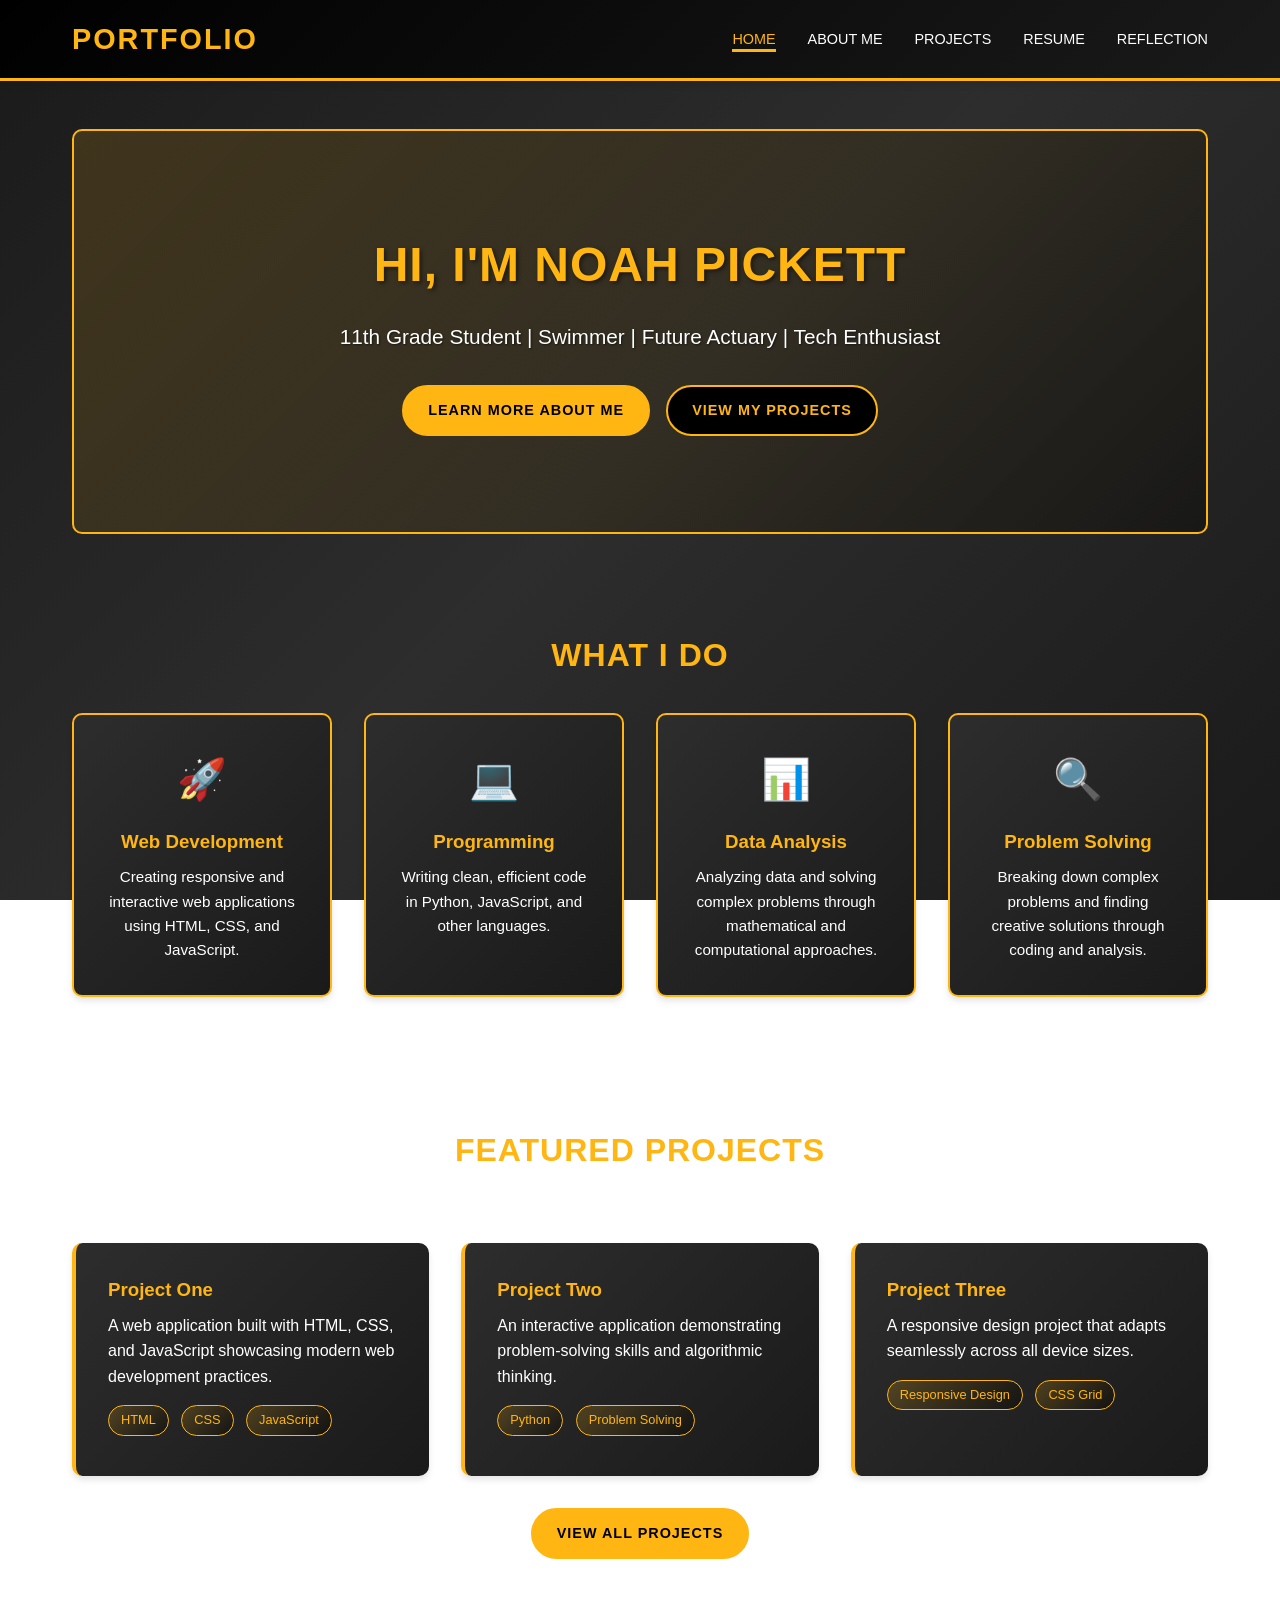
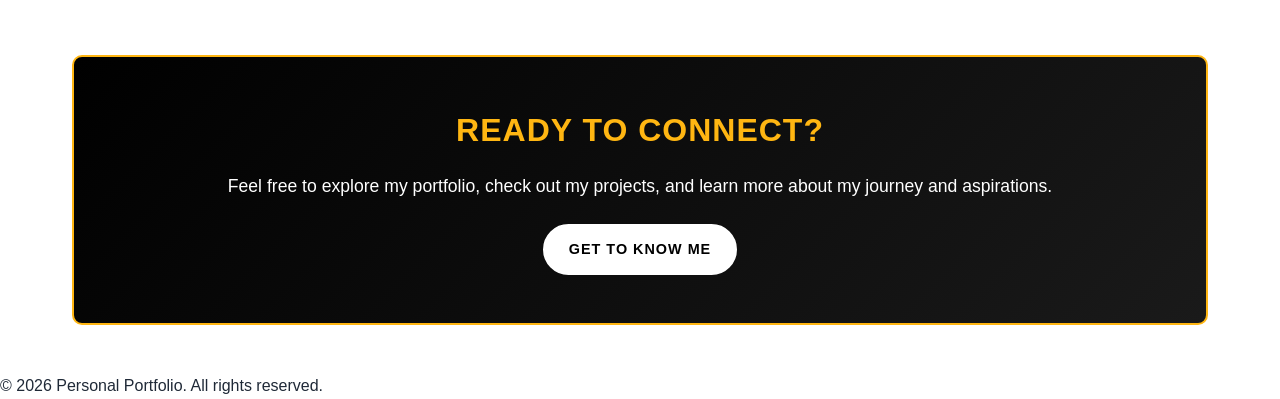
<file: index.html>
<!DOCTYPE html>
<html lang="en">
<head>
    <meta charset="UTF-8">
    <meta name="viewport" content="width=device-width, initial-scale=1.0">
    <title>Home - Personal Portfolio</title>
    <link rel="stylesheet" href="styles.css">
</head>
<body>
    <nav class="navbar">
        <div class="nav-container">
            <div class="logo">Portfolio</div>
            <ul class="nav-menu">
                <li><a href="index.html" class="nav-link active">Home</a></li>
                <li><a href="about.html" class="nav-link">About Me</a></li>
                <li><a href="projects.html" class="nav-link">Projects</a></li>
                <li><a href="resume.html" class="nav-link">Resume</a></li>
                <li><a href="reflection.html" class="nav-link">Reflection</a></li>
            </ul>
        </div>
    </nav>

    <main>
        <!-- Hero Section -->
        <section class="hero">
            <div class="hero-content">
                <h1>Hi, I'm Noah Pickett</h1>
                <p>11th Grade Student | Swimmer | Future Actuary | Tech Enthusiast</p>
                <div class="hero-buttons">
                    <a href="about.html" class="btn btn-primary">Learn More About Me</a>
                    <a href="projects.html" class="btn btn-secondary">View My Projects</a>
                </div>
            </div>
        </section>

        <!-- Quick Highlights Section -->
        <section class="highlights">
            <h2>What I Do</h2>
            <div class="highlights-grid">
                <div class="highlight-card">
                    <div class="highlight-icon">🚀</div>
                    <h3>Web Development</h3>
                    <p>Creating responsive and interactive web applications using HTML, CSS, and JavaScript.</p>
                </div>
                <div class="highlight-card">
                    <div class="highlight-icon">💻</div>
                    <h3>Programming</h3>
                    <p>Writing clean, efficient code in Python, JavaScript, and other languages.</p>
                </div>
                <div class="highlight-card">
                    <div class="highlight-icon">📊</div>
                    <h3>Data Analysis</h3>
                    <p>Analyzing data and solving complex problems through mathematical and computational approaches.</p>
                </div>
                <div class="highlight-card">
                    <div class="highlight-icon">🔍</div>
                    <h3>Problem Solving</h3>
                    <p>Breaking down complex problems and finding creative solutions through coding and analysis.</p>
                </div>
            </div>
        </section>

        <!-- Featured Projects Preview -->
        <section class="preview">
            <h2>Featured Projects</h2>
            <p class="section-subtitle">Check out some of my recent work</p>
            <div class="projects-preview">
                <div class="project-preview-card">
                    <h3>Project One</h3>
                    <p>A web application built with HTML, CSS, and JavaScript showcasing modern web development practices.</p>
                    <span class="tech-tag">HTML</span>
                    <span class="tech-tag">CSS</span>
                    <span class="tech-tag">JavaScript</span>
                </div>
                <div class="project-preview-card">
                    <h3>Project Two</h3>
                    <p>An interactive application demonstrating problem-solving skills and algorithmic thinking.</p>
                    <span class="tech-tag">Python</span>
                    <span class="tech-tag">Problem Solving</span>
                </div>
                <div class="project-preview-card">
                    <h3>Project Three</h3>
                    <p>A responsive design project that adapts seamlessly across all device sizes.</p>
                    <span class="tech-tag">Responsive Design</span>
                    <span class="tech-tag">CSS Grid</span>
                </div>
            </div>
            <div class="center-button">
                <a href="projects.html" class="btn btn-primary">View All Projects</a>
            </div>
        </section>

        <!-- Call to Action -->
        <section class="cta">
            <h2>Ready to Connect?</h2>
            <p>Feel free to explore my portfolio, check out my projects, and learn more about my journey and aspirations.</p>
            <a href="about.html" class="btn btn-light">Get to Know Me</a>
        </section>
    </main>

    <footer>
        <p>&copy; 2026 Personal Portfolio. All rights reserved.</p>
    </footer>
</body>
</html>
</file>
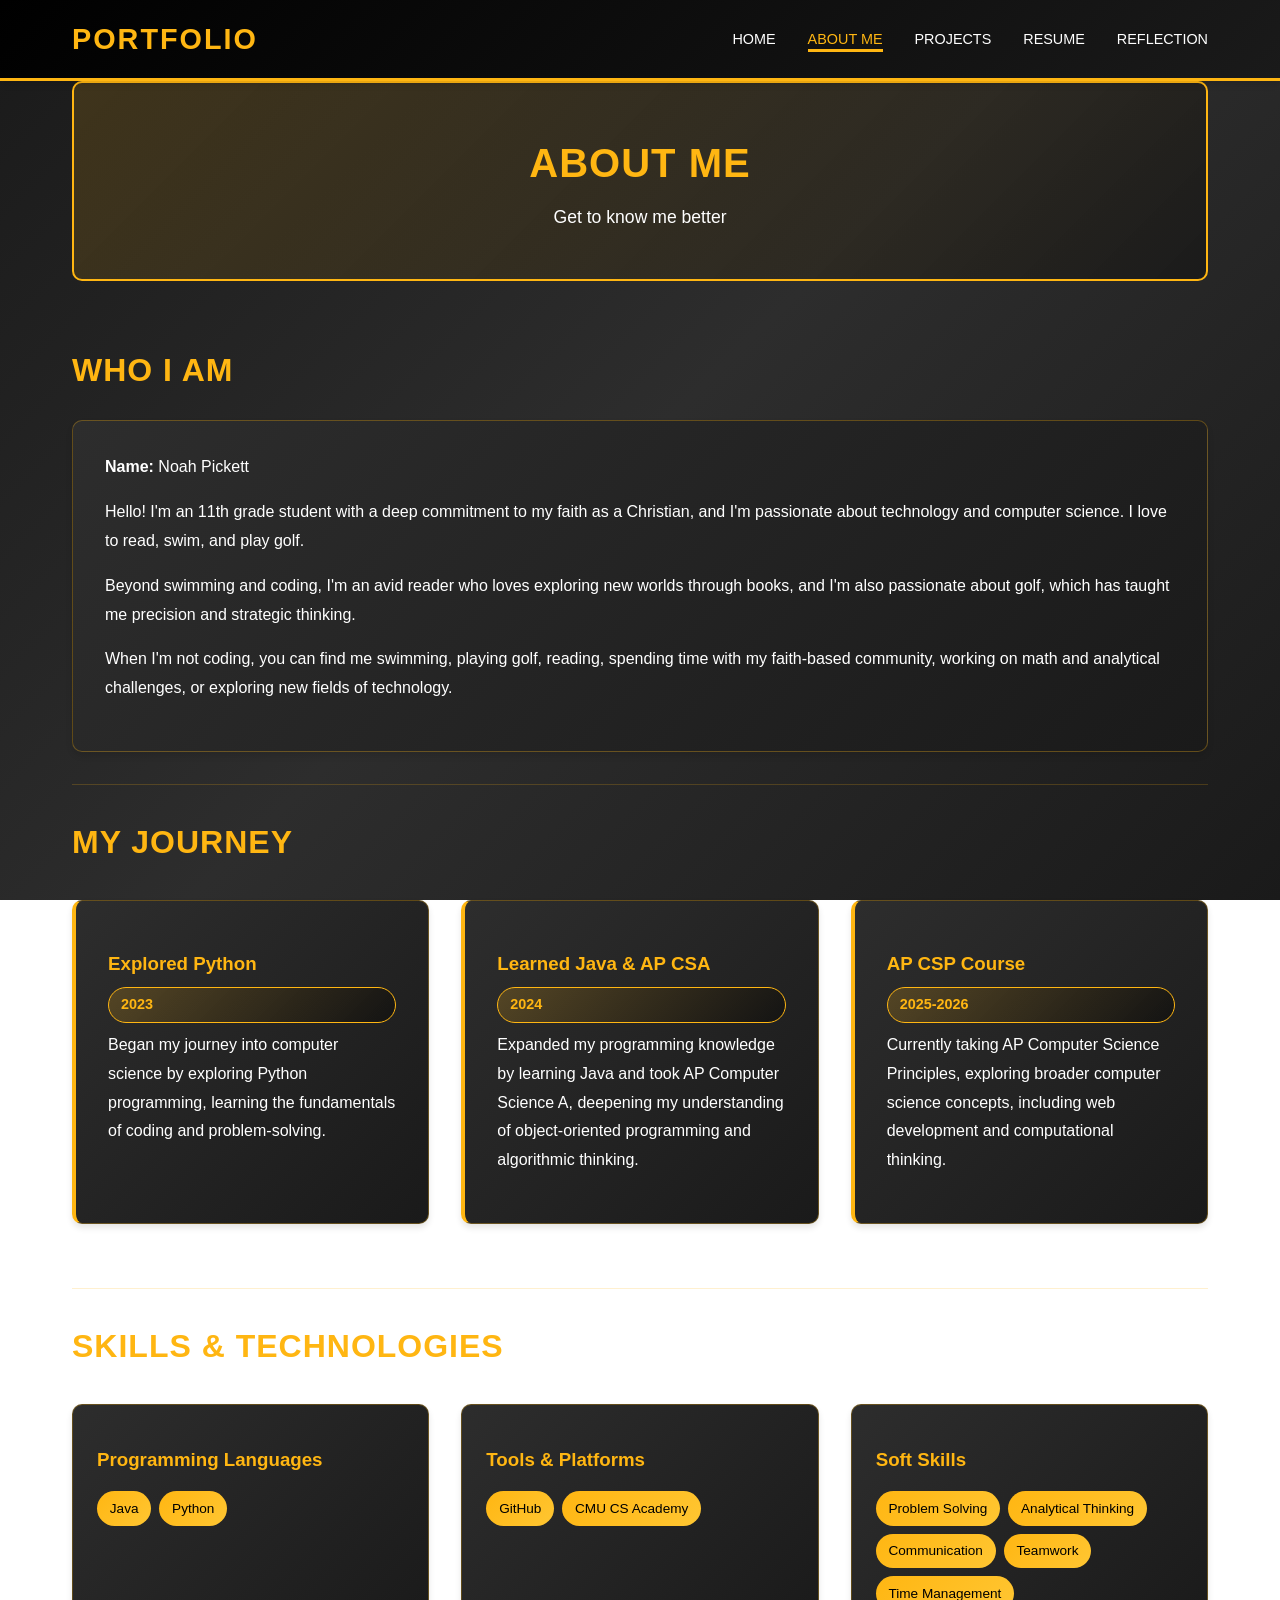
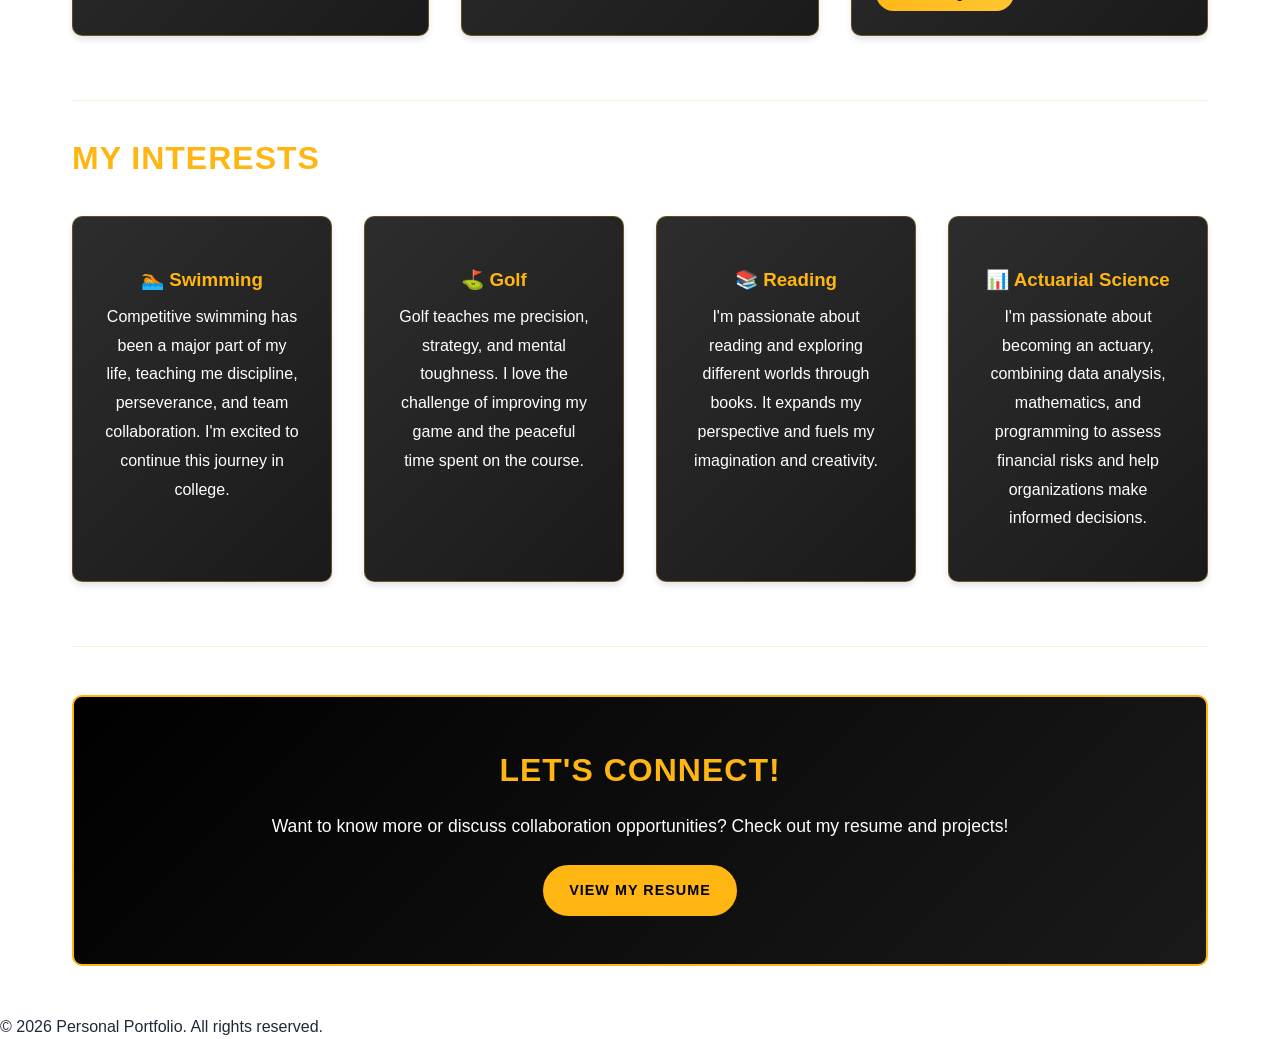
<file: about.html>
<!DOCTYPE html>
<html lang="en">
<head>
    <meta charset="UTF-8">
    <meta name="viewport" content="width=device-width, initial-scale=1.0">
    <title>About Me - Personal Portfolio</title>
    <link rel="stylesheet" href="styles.css">
</head>
<body>
    <nav class="navbar">
        <div class="nav-container">
            <div class="logo">Portfolio</div>
            <ul class="nav-menu">
                <li><a href="index.html" class="nav-link">Home</a></li>
                <li><a href="about.html" class="nav-link active">About Me</a></li>
                <li><a href="projects.html" class="nav-link">Projects</a></li>
                <li><a href="resume.html" class="nav-link">Resume</a></li>
                <li><a href="reflection.html" class="nav-link">Reflection</a></li>
            </ul>
        </div>
    </nav>

    <main>
        <!-- Page Header -->
        <section class="page-header">
            <h1>About Me</h1>
            <p>Get to know me better</p>
        </section>

        <!-- Introduction -->
        <section class="content-section">
            <h2>Who I Am</h2>
            <div class="content-wrapper">
                <div class="content-text">
                    <p><strong>Name:</strong> Noah Pickett</p>
                    <p>Hello! I'm an 11th grade student with a deep commitment to my faith as a Christian, and I'm passionate about technology and computer science. I love to read, swim, and play golf.
                    <p>Beyond swimming and coding, I'm an avid reader who loves exploring new worlds through books, and I'm also passionate about golf, which has taught me precision and strategic thinking.
                    <p>When I'm not coding, you can find me swimming, playing golf, reading, spending time with my faith-based community, working on math and analytical challenges, or exploring new fields of technology.
                </div>
            </div>
        </section>

        <!-- My Journey -->
        <section class="content-section">
            <h2>My Journey</h2>
            <div class="timeline">
                <div class="timeline-item">
                    <h3>Explored Python</h3>
                    <p class="year">2023</p>
                    <p>Began my journey into computer science by exploring Python programming, learning the fundamentals of coding and problem-solving.</p>
                </div>
                <div class="timeline-item">
                    <h3>Learned Java & AP CSA</h3>
                    <p class="year">2024</p>
                    <p>Expanded my programming knowledge by learning Java and took AP Computer Science A, deepening my understanding of object-oriented programming and algorithmic thinking.</p>
                </div>
                <div class="timeline-item">
                    <h3>AP CSP Course</h3>
                    <p class="year">2025-2026</p>
                    <p>Currently taking AP Computer Science Principles, exploring broader computer science concepts, including web development and computational thinking.</p>
                </div>
            </div>
        </section>

        <!-- Skills & Technologies -->
        <section class="content-section">
            <h2>Skills & Technologies</h2>
            <div class="skills-container">
                <div class="skill-category">
                    <h3>Programming Languages</h3>
                    <div class="skill-list">
                        <span class="skill-tag">Java</span>
                        <span class="skill-tag">Python</span>
                    </div>
                </div>
                <div class="skill-category">
                    <h3>Tools & Platforms</h3>
                    <div class="skill-list">
                        <span class="skill-tag">GitHub</span>
                        <span class="skill-tag">CMU CS Academy</span>
                    </div>
                </div>
                <div class="skill-category">
                    <h3>Soft Skills</h3>
                    <div class="skill-list">
                        <span class="skill-tag">Problem Solving</span>
                        <span class="skill-tag">Analytical Thinking</span>
                        <span class="skill-tag">Communication</span>
                        <span class="skill-tag">Teamwork</span>
                        <span class="skill-tag">Time Management</span>
                    </div>
                </div>
            </div>
        </section>

        <!-- Interests -->
        <section class="content-section">
            <h2>My Interests</h2>
            <div class="interests-grid">
                <div class="interest-card">
                    <h3>🏊 Swimming</h3>
                    <p>Competitive swimming has been a major part of my life, teaching me discipline, perseverance, and team collaboration. I'm excited to continue this journey in college.</p>
                </div>
                <div class="interest-card">
                    <h3>⛳ Golf</h3>
                    <p>Golf teaches me precision, strategy, and mental toughness. I love the challenge of improving my game and the peaceful time spent on the course.</p>
                </div>
                <div class="interest-card">
                    <h3>📚 Reading</h3>
                    <p>I'm passionate about reading and exploring different worlds through books. It expands my perspective and fuels my imagination and creativity.</p>
                </div>
                <div class="interest-card">
                    <h3>📊 Actuarial Science</h3>
                    <p>I'm passionate about becoming an actuary, combining data analysis, mathematics, and programming to assess financial risks and help organizations make informed decisions.</p[...]
                </div>
            </div>
        </section>

        <!-- Call to Action -->
        <section class="cta">
            <h2>Let's Connect!</h2>
            <p>Want to know more or discuss collaboration opportunities? Check out my resume and projects!</p>
            <a href="resume.html" class="btn btn-primary">View My Resume</a>
        </section>
    </main>

    <footer>
        <p>&copy; 2026 Personal Portfolio. All rights reserved.</p>
    </footer>
</body>
</html>
</file>
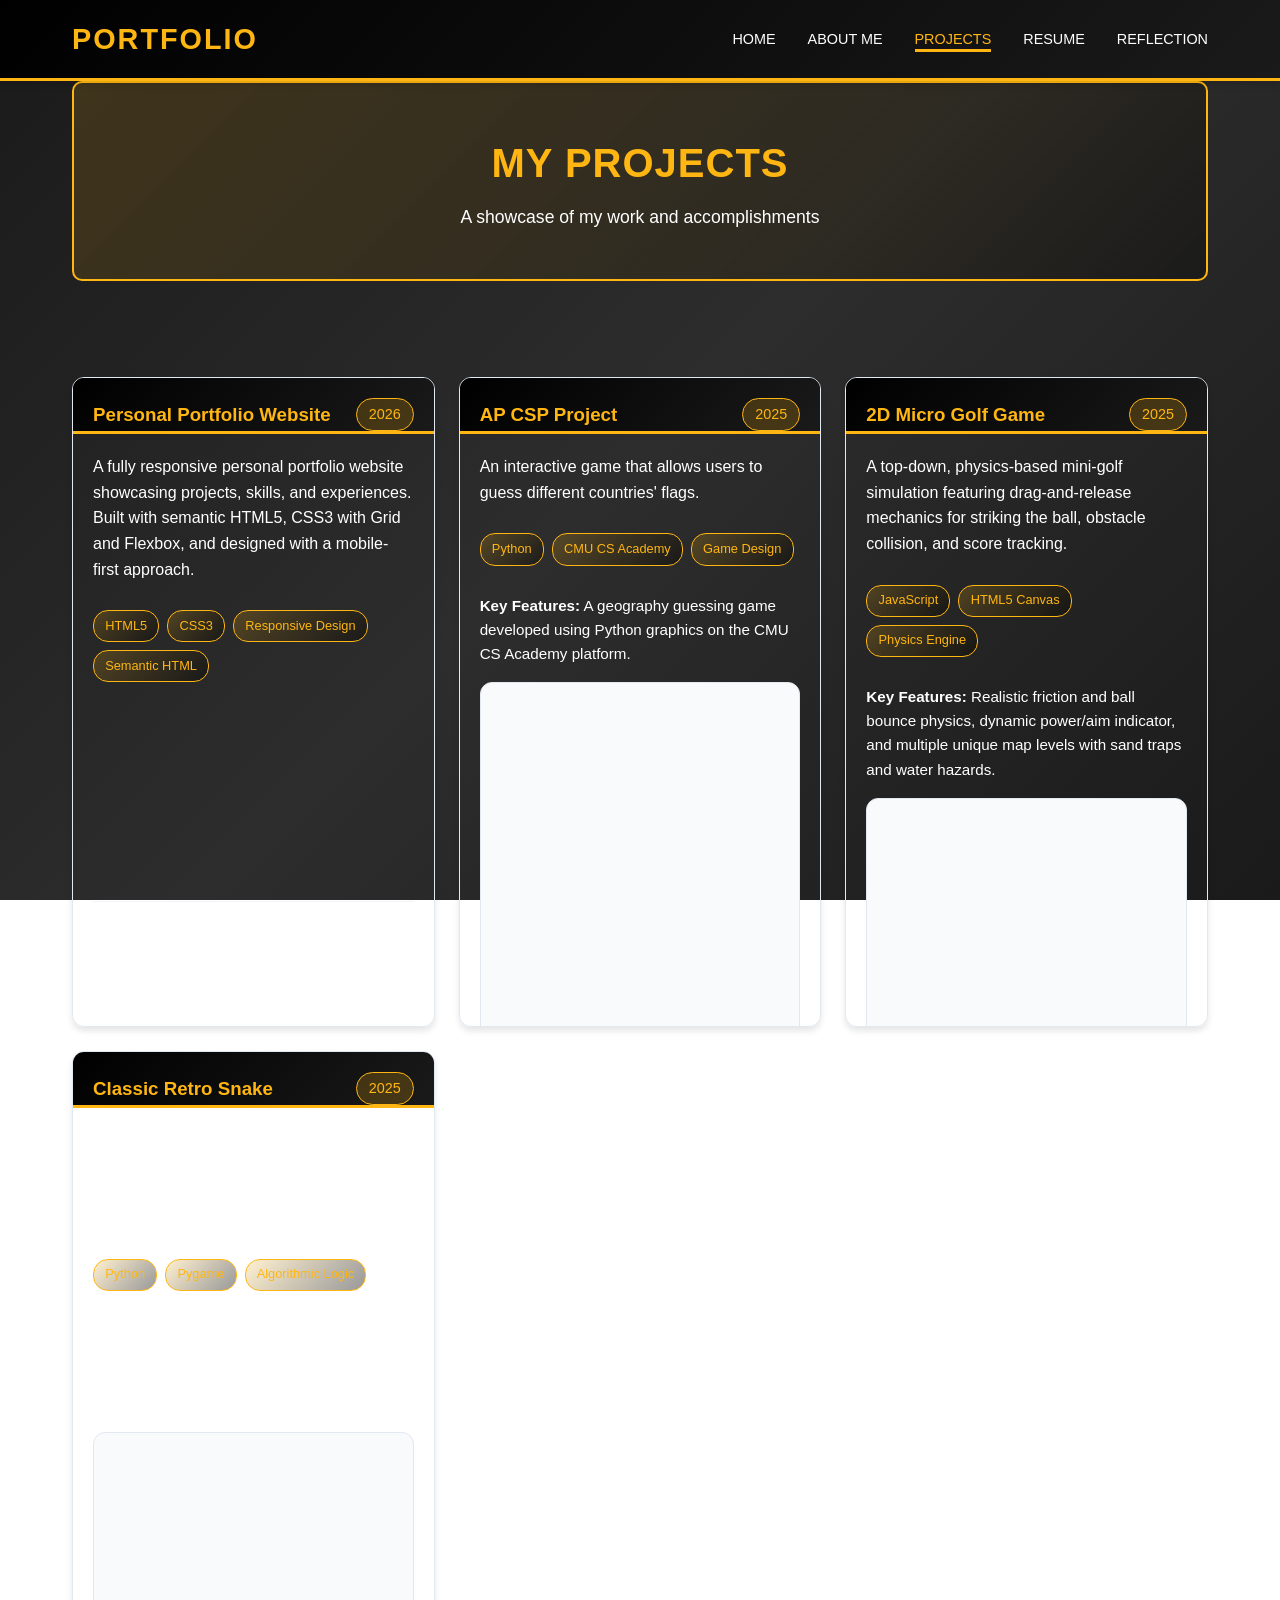
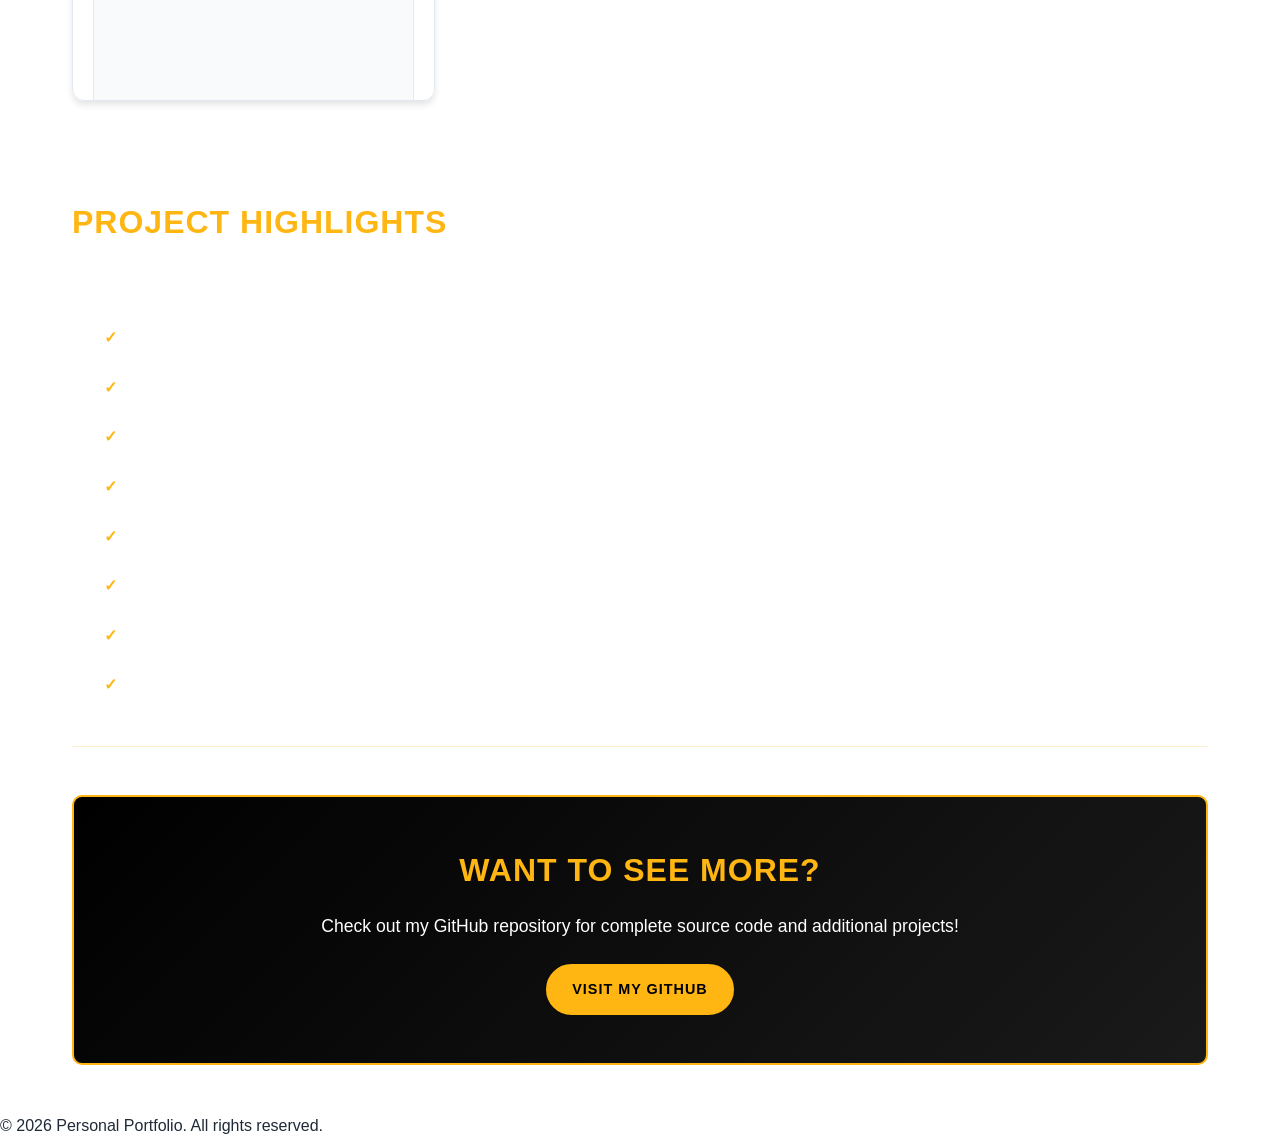
<file: projects.html>
<!DOCTYPE html>
<html lang="en">
<head>
    <meta charset="UTF-8">
    <meta name="viewport" content="width=device-width, initial-scale=1.0">
    <title>Projects - Personal Portfolio</title>
    <link rel="stylesheet" href="styles.css">

    <style>
        /* GRID LAYOUT */
        .projects-grid {
            display: grid;
            grid-template-columns: repeat(auto-fit, minmax(320px, 1fr));
            gap: 24px;
            align-items: stretch;
        }

        /* PROJECT CARD — increased height so games fit fully */
        .project-card {
            display: flex;
            flex-direction: column;
            height: 650px; /* Ensures full game visibility */
            box-sizing: border-box;
            background: transparent;
            border: 1px solid #e2e8f0;
            border-radius: 12px;
            overflow: hidden;
        }

        /* INTERNAL CARD BODY */
        .project-body {
            display: flex;
            flex-direction: column;
            flex-grow: 1;
            padding: 20px;
            justify-content: space-between;
        }

        .project-text-content {
            display: flex;
            flex-direction: column;
            gap: 12px;
            flex-grow: 1;
        }

        /* EMBEDDED GAME WRAPPER — no scrolling, full interaction */
        .iframe-wrapper {
            width: 100%;
            padding: 12px;
            background-color: #f8fafc;
            border-radius: 12px;
            border: 1px solid #e2e8f0;
            box-sizing: border-box;

            overflow: hidden; /* No scrollbars */
            pointer-events: auto; /* Always interactive */
        }

        /* EMBEDDED IFRAME — full height so game is always visible */
        .iframe-wrapper iframe {
            width: 100%;
            max-width: 410px;
            aspect-ratio: 410 / 460;
            height: auto;

            max-height: 460px; /* Full CMU Academy canvas height */
            border: none;
            border-radius: 8px;
            display: block;
        }

        /* MOBILE ADJUSTMENT */
        @media (max-width: 480px) {
            .projects-grid {
                grid-template-columns: 1fr;
            }
            .project-card {
                height: 600px; /* Still fits full game */
            }
            .iframe-wrapper {
                padding: 6px;
            }
        }
    </style>
</head>

<body>
    <nav class="navbar">
        <div class="nav-container">
            <div class="logo">Portfolio</div>
            <ul class="nav-menu">
                <li><a href="index.html" class="nav-link">Home</a></li>
                <li><a href="about.html" class="nav-link">About Me</a></li>
                <li><a href="projects.html" class="nav-link active">Projects</a></li>
                <li><a href="resume.html" class="nav-link">Resume</a></li>
                <li><a href="reflection.html" class="nav-link">Reflection</a></li>
            </ul>
        </div>
    </nav>

    <main>
        <section class="page-header">
            <h1>My Projects</h1>
            <p>A showcase of my work and accomplishments</p>
        </section>

        <section class="projects-section">
            <div class="projects-grid">

                <!-- PORTFOLIO WEBSITE -->
                <div class="project-card">
                    <div class="project-header" style="padding: 20px 20px 0 20px;">
                        <h3>Personal Portfolio Website</h3>
                        <span class="project-date">2026</span>
                    </div>
                    <div class="project-body">
                        <div class="project-text-content">
                            <p>A fully responsive personal portfolio website showcasing projects, skills, and experiences. Built with semantic HTML5, CSS3 with Grid and Flexbox, and designed with a mobile-first approach.</p>
                            <div class="project-tech">
                                <span class="tech">HTML5</span>
                                <span class="tech">CSS3</span>
                                <span class="tech">Responsive Design</span>
                                <span class="tech">Semantic HTML</span>
                            </div>
                        </div>
                        <p class="project-description" style="margin-top: 20px; border-top: 1px solid #f1f5f9; padding-top: 15px;">
                            <strong>Key Features:</strong> Responsive navigation, smooth animations, organized content layout, mobile optimization.
                        </p>
                    </div>
                </div>

                <!-- AP CSP PROJECT -->
                <div class="project-card">
                    <div class="project-header" style="padding: 20px 20px 0 20px;">
                        <h3>AP CSP Project</h3>
                        <span class="project-date">2025</span>
                    </div>
                    <div class="project-body">
                        <div class="project-text-content">
                            <p>An interactive game that allows users to guess different countries' flags.</p>
                            <div class="project-tech">
                                <span class="tech">Python</span>
                                <span class="tech">CMU CS Academy</span>
                                <span class="tech">Game Design</span>
                            </div>
                            <p class="project-description"><strong>Key Features:</strong> A geography guessing game developed using Python graphics on the CMU CS Academy platform.</p>
                        </div>

                        <div class="iframe-wrapper">
                            <iframe src="https://academy.cs.cmu.edu/sharing/greyKangaroo262216/embed" title="AP CSP Flag Guessing Game" loading="lazy"></iframe>
                        </div>
                    </div>
                </div>

                <!-- MICRO GOLF -->
                <div class="project-card">
                    <div class="project-header" style="padding: 20px 20px 0 20px;">
                        <h3>2D Micro Golf Game</h3>
                        <span class="project-date">2025</span>
                    </div>
                    <div class="project-body">
                        <div class="project-text-content">
                            <p>A top-down, physics-based mini-golf simulation featuring drag-and-release mechanics for striking the ball, obstacle collision, and score tracking.</p>
                            <div class="project-tech">
                                <span class="tech">JavaScript</span>
                                <span class="tech">HTML5 Canvas</span>
                                <span class="tech">Physics Engine</span>
                            </div>
                            <p class="project-description"><strong>Key Features:</strong> Realistic friction and ball bounce physics, dynamic power/aim indicator, and multiple unique map levels with sand traps and water hazards.</p>
                        </div>

                        <div class="iframe-wrapper">
                            <iframe src="https://academy.cs.cmu.edu/sharing/springGreenShark585669/embed" title="2D Micro Golf Game" loading="lazy"></iframe>
                        </div>
                    </div>
                </div>

                <!-- SNAKE GAME -->
                <div class="project-card">
                    <div class="project-header" style="padding: 20px 20px 0 20px;">
                        <h3>Classic Retro Snake</h3>
                        <span class="project-date">2025</span>
                    </div>
                    <div class="project-body">
                        <div class="project-text-content">
                            <p>A modern recreation of the arcade classic Snake. Players control the snake to collect food items, growing longer with each bite, while avoiding the walls and their own tail.</p>
                            <div class="project-tech">
                                <span class="tech">Python</span>
                                <span class="tech">Pygame</span>
                                <span class="tech">Algorithmic Logic</span>
                            </div>
                            <p class="project-description"><strong>Key Features:</strong> Grid-based movement logic, real-time score tracking, persistent high scores utilizing local file storage, and progressive speed difficulty.</p>
                        </div>

                        <div class="iframe-wrapper">
                            <iframe src="https://academy.cs.cmu.edu/sharing/thistleLion876866/embed" title="Classic Retro Snake Game" loading="lazy"></iframe>
                        </div>
                    </div>
                </div>

            </div>
        </section>

        <section class="content-section">
            <h2>Project Highlights</h2>
            <p>These projects demonstrate my understanding of:</p>
            <ul class="highlights-list">
                <li>Frontend web development with HTML5, CSS3, and JavaScript</li>
                <li>Responsive design principles and mobile-first development</li>
                <li>DOM manipulation and event handling</li>
                <li>Working with APIs and external data sources</li>
                <li>Local storage and data persistence</li>
                <li>Problem-solving and algorithmic thinking</li>
                <li>Git version control and GitHub collaboration</li>
                <li>Clean code practices and documentation</li>
            </ul>
        </section>

        <section class="cta">
            <h2>Want to See More?</h2>
            <p>Check out my GitHub repository for complete source code and additional projects!</p>
            <a href="https://github.com/npickett2027-jpg" class="btn btn-primary" target="_blank">Visit My GitHub</a>
        </section>
    </main>

    <footer>
        <p>&copy; 2026 Personal Portfolio. All rights reserved.</p>
    </footer>
</body>
</html>
</file>
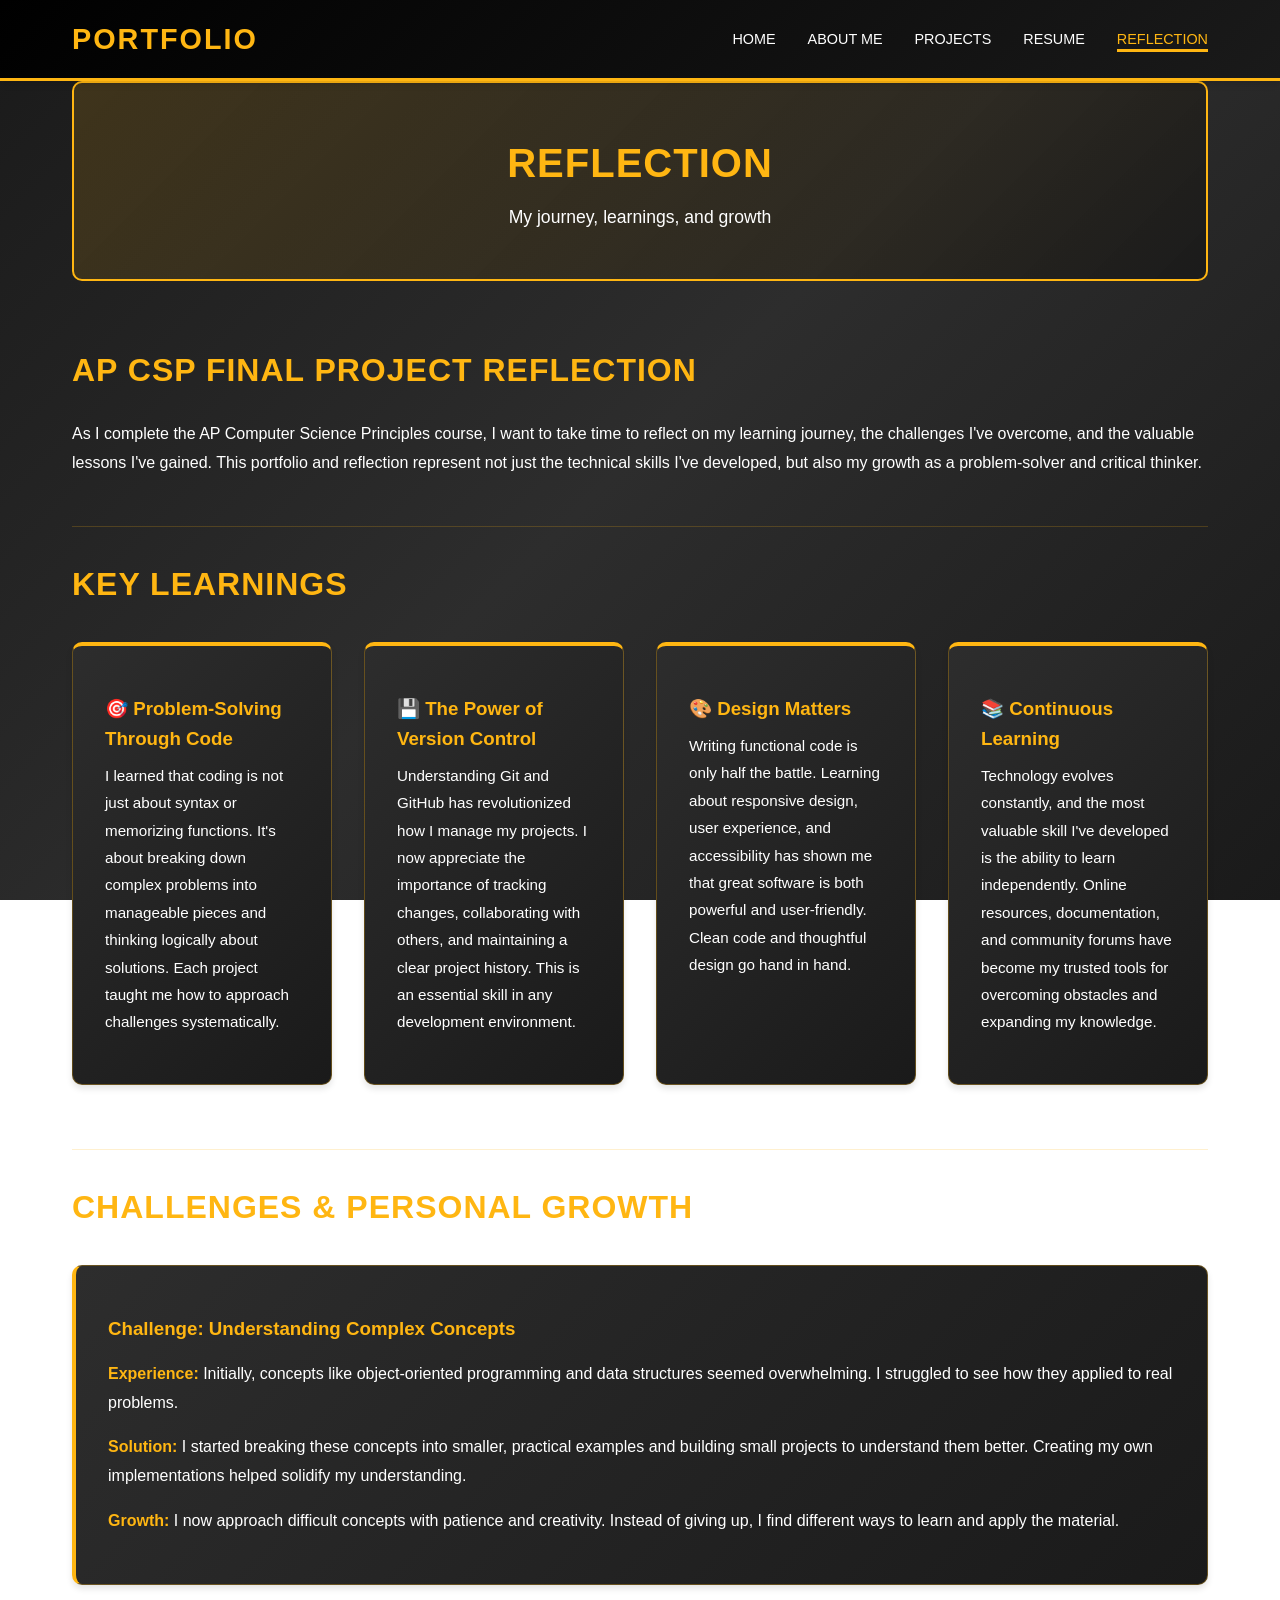
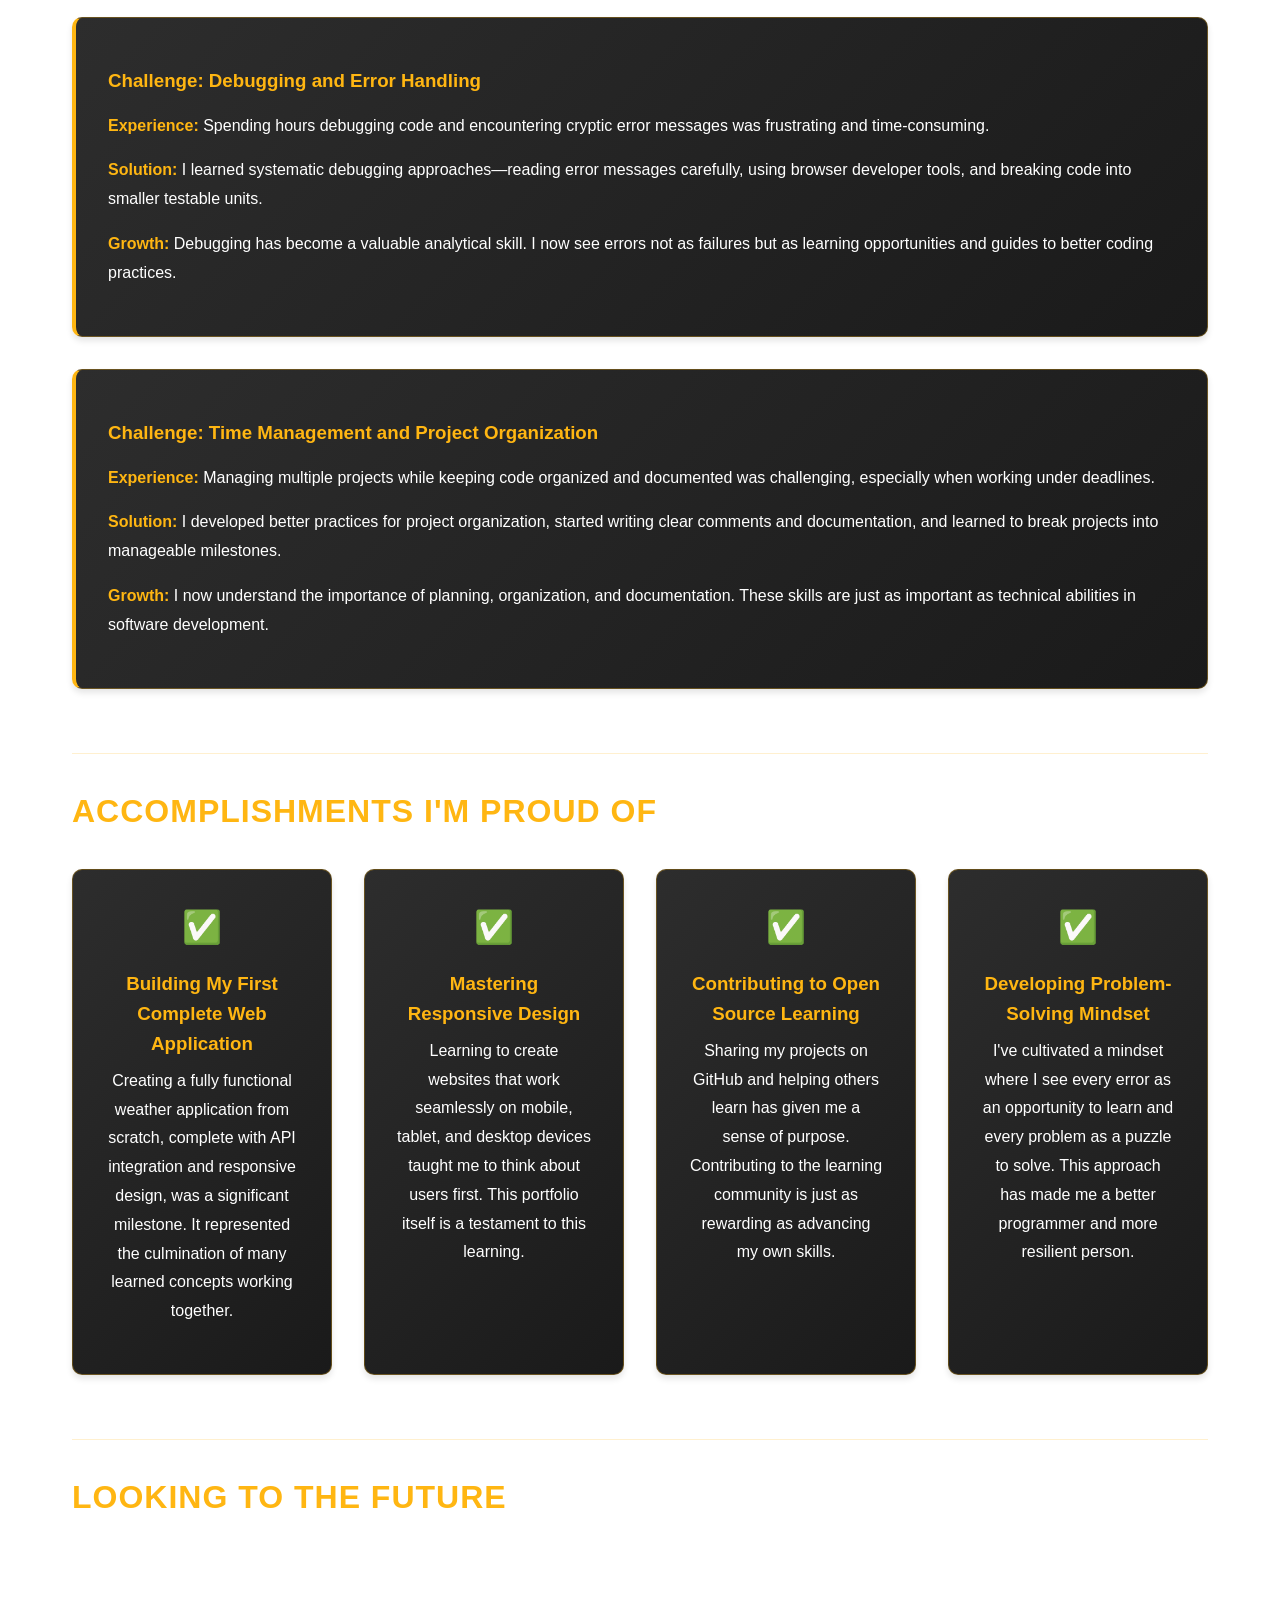
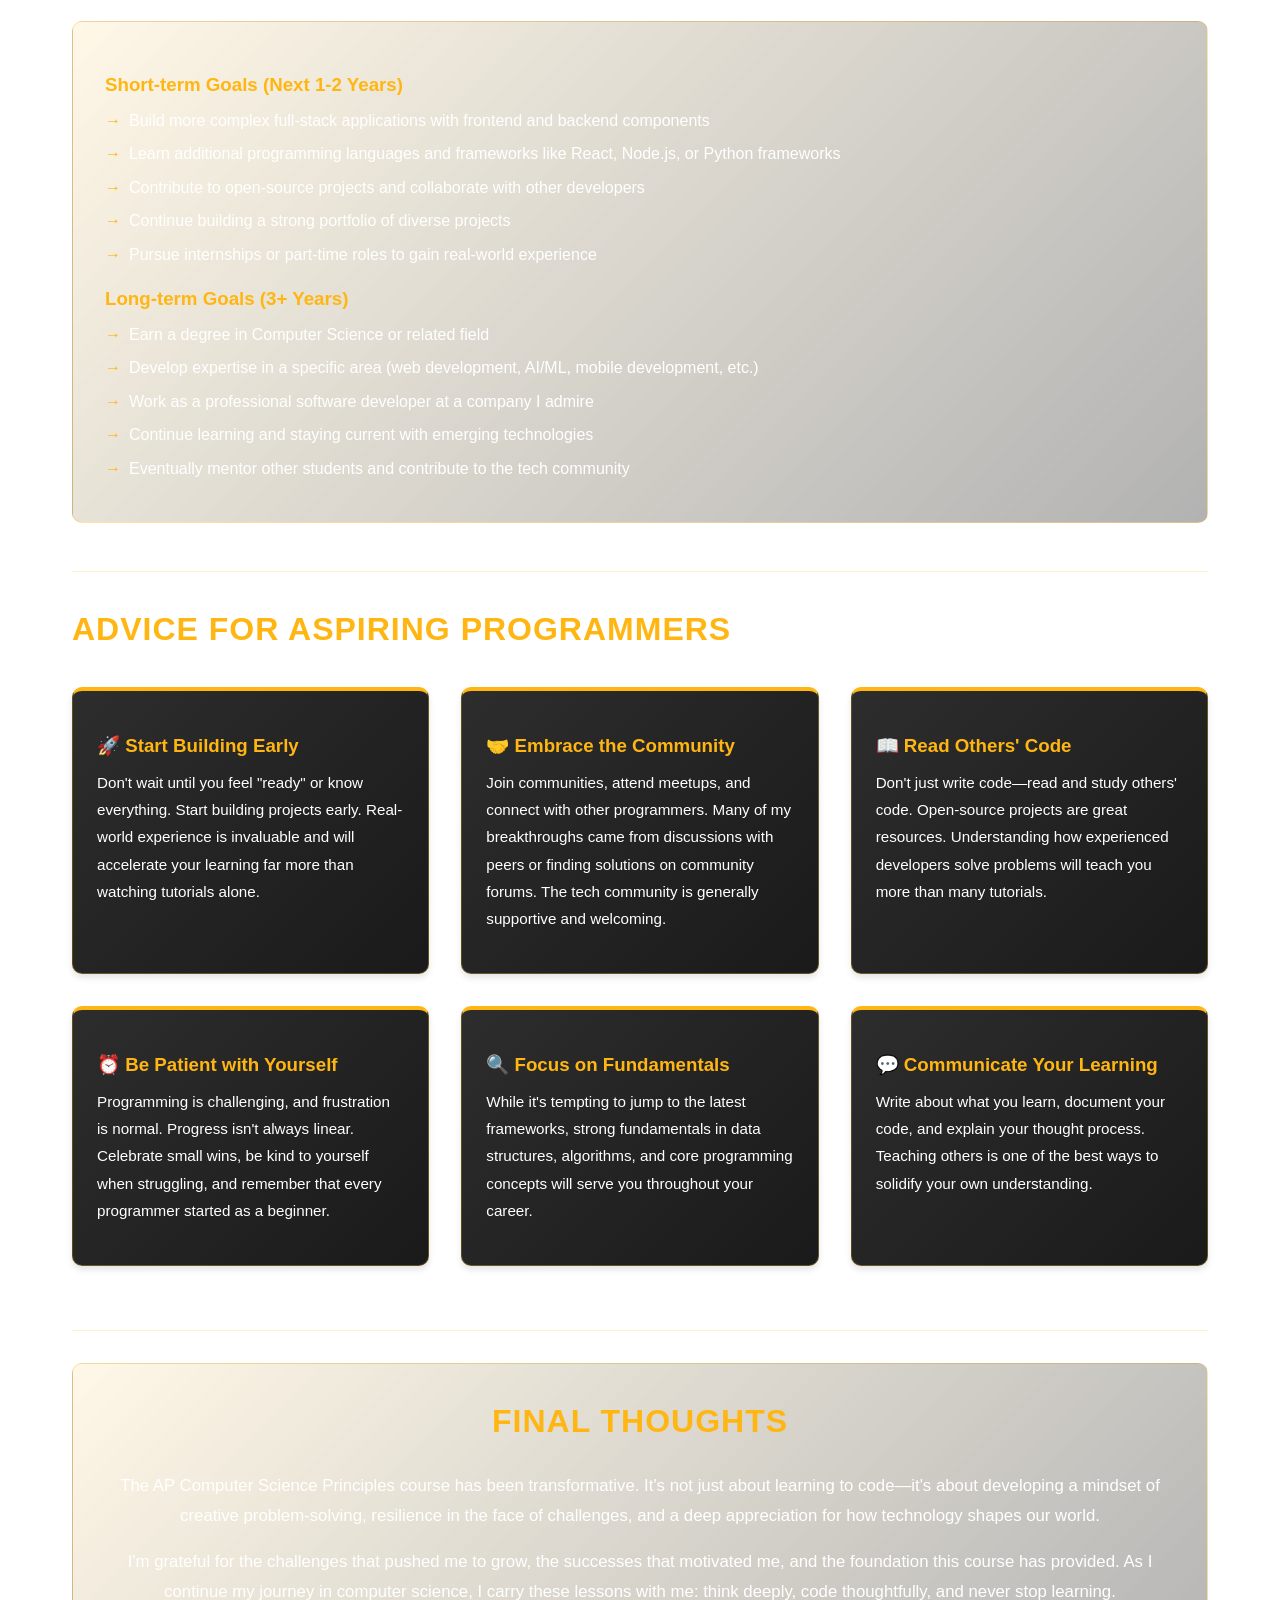
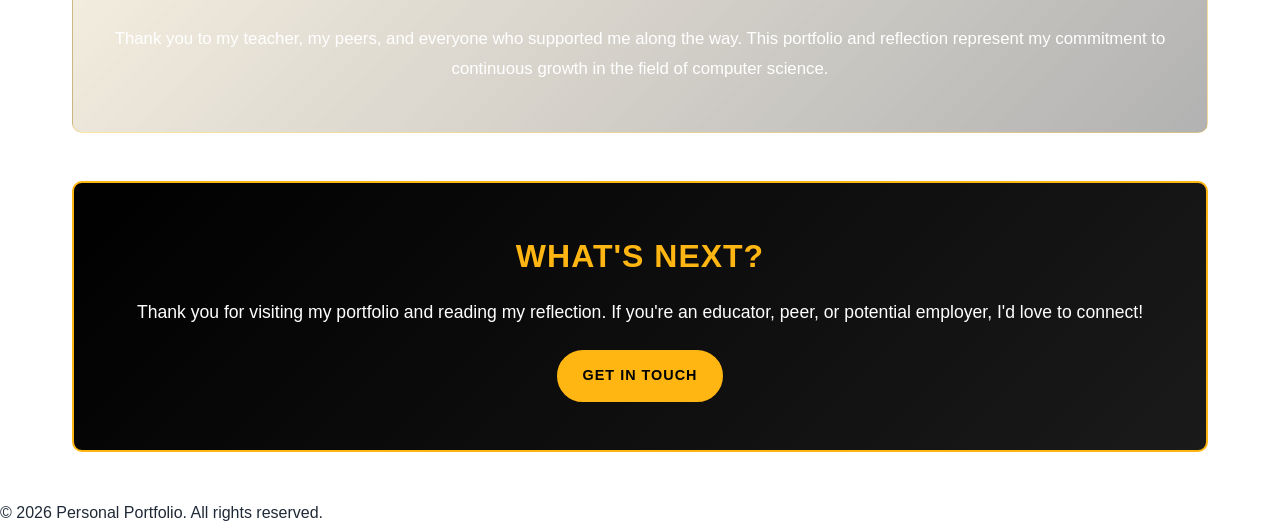
<file: reflection.html>
<!DOCTYPE html>
<html lang="en">
<head>
    <meta charset="UTF-8">
    <meta name="viewport" content="width=device-width, initial-scale=1.0">
    <title>Reflection - Personal Portfolio</title>
    <link rel="stylesheet" href="styles.css">
</head>
<body>
    <nav class="navbar">
        <div class="nav-container">
            <div class="logo">Portfolio</div>
            <ul class="nav-menu">
                <li><a href="index.html" class="nav-link">Home</a></li>
                <li><a href="about.html" class="nav-link">About Me</a></li>
                <li><a href="projects.html" class="nav-link">Projects</a></li>
                <li><a href="resume.html" class="nav-link">Resume</a></li>
                <li><a href="reflection.html" class="nav-link active">Reflection</a></li>
            </ul>
        </div>
    </nav>

    <main>
        <!-- Page Header -->
        <section class="page-header">
            <h1>Reflection</h1>
            <p>My journey, learnings, and growth</p>
        </section>

        <!-- Introduction -->
        <section class="content-section">
            <h2>AP CSP Final Project Reflection</h2>
            <p>As I complete the AP Computer Science Principles course, I want to take time to reflect on my learning journey, the challenges I've overcome, and the valuable lessons I've gained. This portfolio and reflection represent not just the technical skills I've developed, but also my growth as a problem-solver and critical thinker.</p>
        </section>

        <!-- Key Learnings -->
        <section class="content-section">
            <h2>Key Learnings</h2>
            <div class="learning-cards">
                <div class="learning-card">
                    <h3>🎯 Problem-Solving Through Code</h3>
                    <p>I learned that coding is not just about syntax or memorizing functions. It's about breaking down complex problems into manageable pieces and thinking logically about solutions. Each project taught me how to approach challenges systematically.</p>
                </div>
                <div class="learning-card">
                    <h3>💾 The Power of Version Control</h3>
                    <p>Understanding Git and GitHub has revolutionized how I manage my projects. I now appreciate the importance of tracking changes, collaborating with others, and maintaining a clear project history. This is an essential skill in any development environment.</p>
                </div>
                <div class="learning-card">
                    <h3>🎨 Design Matters</h3>
                    <p>Writing functional code is only half the battle. Learning about responsive design, user experience, and accessibility has shown me that great software is both powerful and user-friendly. Clean code and thoughtful design go hand in hand.</p>
                </div>
                <div class="learning-card">
                    <h3>📚 Continuous Learning</h3>
                    <p>Technology evolves constantly, and the most valuable skill I've developed is the ability to learn independently. Online resources, documentation, and community forums have become my trusted tools for overcoming obstacles and expanding my knowledge.</p>
                </div>
            </div>
        </section>

        <!-- Challenges & Growth -->
        <section class="content-section">
            <h2>Challenges & Personal Growth</h2>
            <div class="challenge-section">
                <div class="challenge-item">
                    <h3>Challenge: Understanding Complex Concepts</h3>
                    <p><strong>Experience:</strong> Initially, concepts like object-oriented programming and data structures seemed overwhelming. I struggled to see how they applied to real problems.</p>
                    <p><strong>Solution:</strong> I started breaking these concepts into smaller, practical examples and building small projects to understand them better. Creating my own implementations helped solidify my understanding.</p>
                    <p><strong>Growth:</strong> I now approach difficult concepts with patience and creativity. Instead of giving up, I find different ways to learn and apply the material.</p>
                </div>

                <div class="challenge-item">
                    <h3>Challenge: Debugging and Error Handling</h3>
                    <p><strong>Experience:</strong> Spending hours debugging code and encountering cryptic error messages was frustrating and time-consuming.</p>
                    <p><strong>Solution:</strong> I learned systematic debugging approaches—reading error messages carefully, using browser developer tools, and breaking code into smaller testable units.</p>
                    <p><strong>Growth:</strong> Debugging has become a valuable analytical skill. I now see errors not as failures but as learning opportunities and guides to better coding practices.</p>
                </div>

                <div class="challenge-item">
                    <h3>Challenge: Time Management and Project Organization</h3>
                    <p><strong>Experience:</strong> Managing multiple projects while keeping code organized and documented was challenging, especially when working under deadlines.</p>
                    <p><strong>Solution:</strong> I developed better practices for project organization, started writing clear comments and documentation, and learned to break projects into manageable milestones.</p>
                    <p><strong>Growth:</strong> I now understand the importance of planning, organization, and documentation. These skills are just as important as technical abilities in software development.</p>
                </div>
            </div>
        </section>

        <!-- What I'm Proud Of -->
        <section class="content-section">
            <h2>Accomplishments I'm Proud Of</h2>
            <div class="accomplishments">
                <div class="accomplishment-item">
                    <span class="accomplishment-icon">✅</span>
                    <h3>Building My First Complete Web Application</h3>
                    <p>Creating a fully functional weather application from scratch, complete with API integration and responsive design, was a significant milestone. It represented the culmination of many learned concepts working together.</p>
                </div>
                <div class="accomplishment-item">
                    <span class="accomplishment-icon">✅</span>
                    <h3>Mastering Responsive Design</h3>
                    <p>Learning to create websites that work seamlessly on mobile, tablet, and desktop devices taught me to think about users first. This portfolio itself is a testament to this learning.</p>
                </div>
                <div class="accomplishment-item">
                    <span class="accomplishment-icon">✅</span>
                    <h3>Contributing to Open Source Learning</h3>
                    <p>Sharing my projects on GitHub and helping others learn has given me a sense of purpose. Contributing to the learning community is just as rewarding as advancing my own skills.</p>
                </div>
                <div class="accomplishment-item">
                    <span class="accomplishment-icon">✅</span>
                    <h3>Developing Problem-Solving Mindset</h3>
                    <p>I've cultivated a mindset where I see every error as an opportunity to learn and every problem as a puzzle to solve. This approach has made me a better programmer and more resilient person.</p>
                </div>
            </div>
        </section>

        <!-- Looking Forward -->
        <section class="content-section">
            <h2>Looking to the Future</h2>
            <p>As I move beyond this course, I'm excited about the possibilities ahead. My journey in computer science is just beginning, and I have clear goals for my future development:</p>
            <div class="future-goals">
                <h3>Short-term Goals (Next 1-2 Years)</h3>
                <ul>
                    <li>Build more complex full-stack applications with frontend and backend components</li>
                    <li>Learn additional programming languages and frameworks like React, Node.js, or Python frameworks</li>
                    <li>Contribute to open-source projects and collaborate with other developers</li>
                    <li>Continue building a strong portfolio of diverse projects</li>
                    <li>Pursue internships or part-time roles to gain real-world experience</li>
                </ul>

                <h3>Long-term Goals (3+ Years)</h3>
                <ul>
                    <li>Earn a degree in Computer Science or related field</li>
                    <li>Develop expertise in a specific area (web development, AI/ML, mobile development, etc.)</li>
                    <li>Work as a professional software developer at a company I admire</li>
                    <li>Continue learning and staying current with emerging technologies</li>
                    <li>Eventually mentor other students and contribute to the tech community</li>
                </ul>
            </div>
        </section>

        <!-- Advice & Inspiration -->
        <section class="content-section">
            <h2>Advice for Aspiring Programmers</h2>
            <div class="advice-section">
                <div class="advice-card">
                    <h3>🚀 Start Building Early</h3>
                    <p>Don't wait until you feel "ready" or know everything. Start building projects early. Real-world experience is invaluable and will accelerate your learning far more than watching tutorials alone.</p>
                </div>
                <div class="advice-card">
                    <h3>🤝 Embrace the Community</h3>
                    <p>Join communities, attend meetups, and connect with other programmers. Many of my breakthroughs came from discussions with peers or finding solutions on community forums. The tech community is generally supportive and welcoming.</p>
                </div>
                <div class="advice-card">
                    <h3>📖 Read Others' Code</h3>
                    <p>Don't just write code—read and study others' code. Open-source projects are great resources. Understanding how experienced developers solve problems will teach you more than many tutorials.</p>
                </div>
                <div class="advice-card">
                    <h3>⏰ Be Patient with Yourself</h3>
                    <p>Programming is challenging, and frustration is normal. Progress isn't always linear. Celebrate small wins, be kind to yourself when struggling, and remember that every programmer started as a beginner.</p>
                </div>
                <div class="advice-card">
                    <h3>🔍 Focus on Fundamentals</h3>
                    <p>While it's tempting to jump to the latest frameworks, strong fundamentals in data structures, algorithms, and core programming concepts will serve you throughout your career.</p>
                </div>
                <div class="advice-card">
                    <h3>💬 Communicate Your Learning</h3>
                    <p>Write about what you learn, document your code, and explain your thought process. Teaching others is one of the best ways to solidify your own understanding.</p>
                </div>
            </div>
        </section>

        <!-- Final Thoughts -->
        <section class="content-section final-thoughts">
            <h2>Final Thoughts</h2>
            <p>The AP Computer Science Principles course has been transformative. It's not just about learning to code—it's about developing a mindset of creative problem-solving, resilience in the face of challenges, and a deep appreciation for how technology shapes our world.</p>
            <p>I'm grateful for the challenges that pushed me to grow, the successes that motivated me, and the foundation this course has provided. As I continue my journey in computer science, I carry these lessons with me: think deeply, code thoughtfully, and never stop learning.</p>
            <p>Thank you to my teacher, my peers, and everyone who supported me along the way. This portfolio and reflection represent my commitment to continuous growth in the field of computer science.</p>
        </section>

        <!-- Call to Action -->
        <section class="cta">
            <h2>What's Next?</h2>
            <p>Thank you for visiting my portfolio and reading my reflection. If you're an educator, peer, or potential employer, I'd love to connect!</p>
            <a href="mailto:your.email@example.com" class="btn btn-primary">Get in Touch</a>
        </section>
    </main>

    <footer>
        <p>&copy; 2026 Personal Portfolio. All rights reserved.</p>
    </footer>
</body>
</html>
</file>
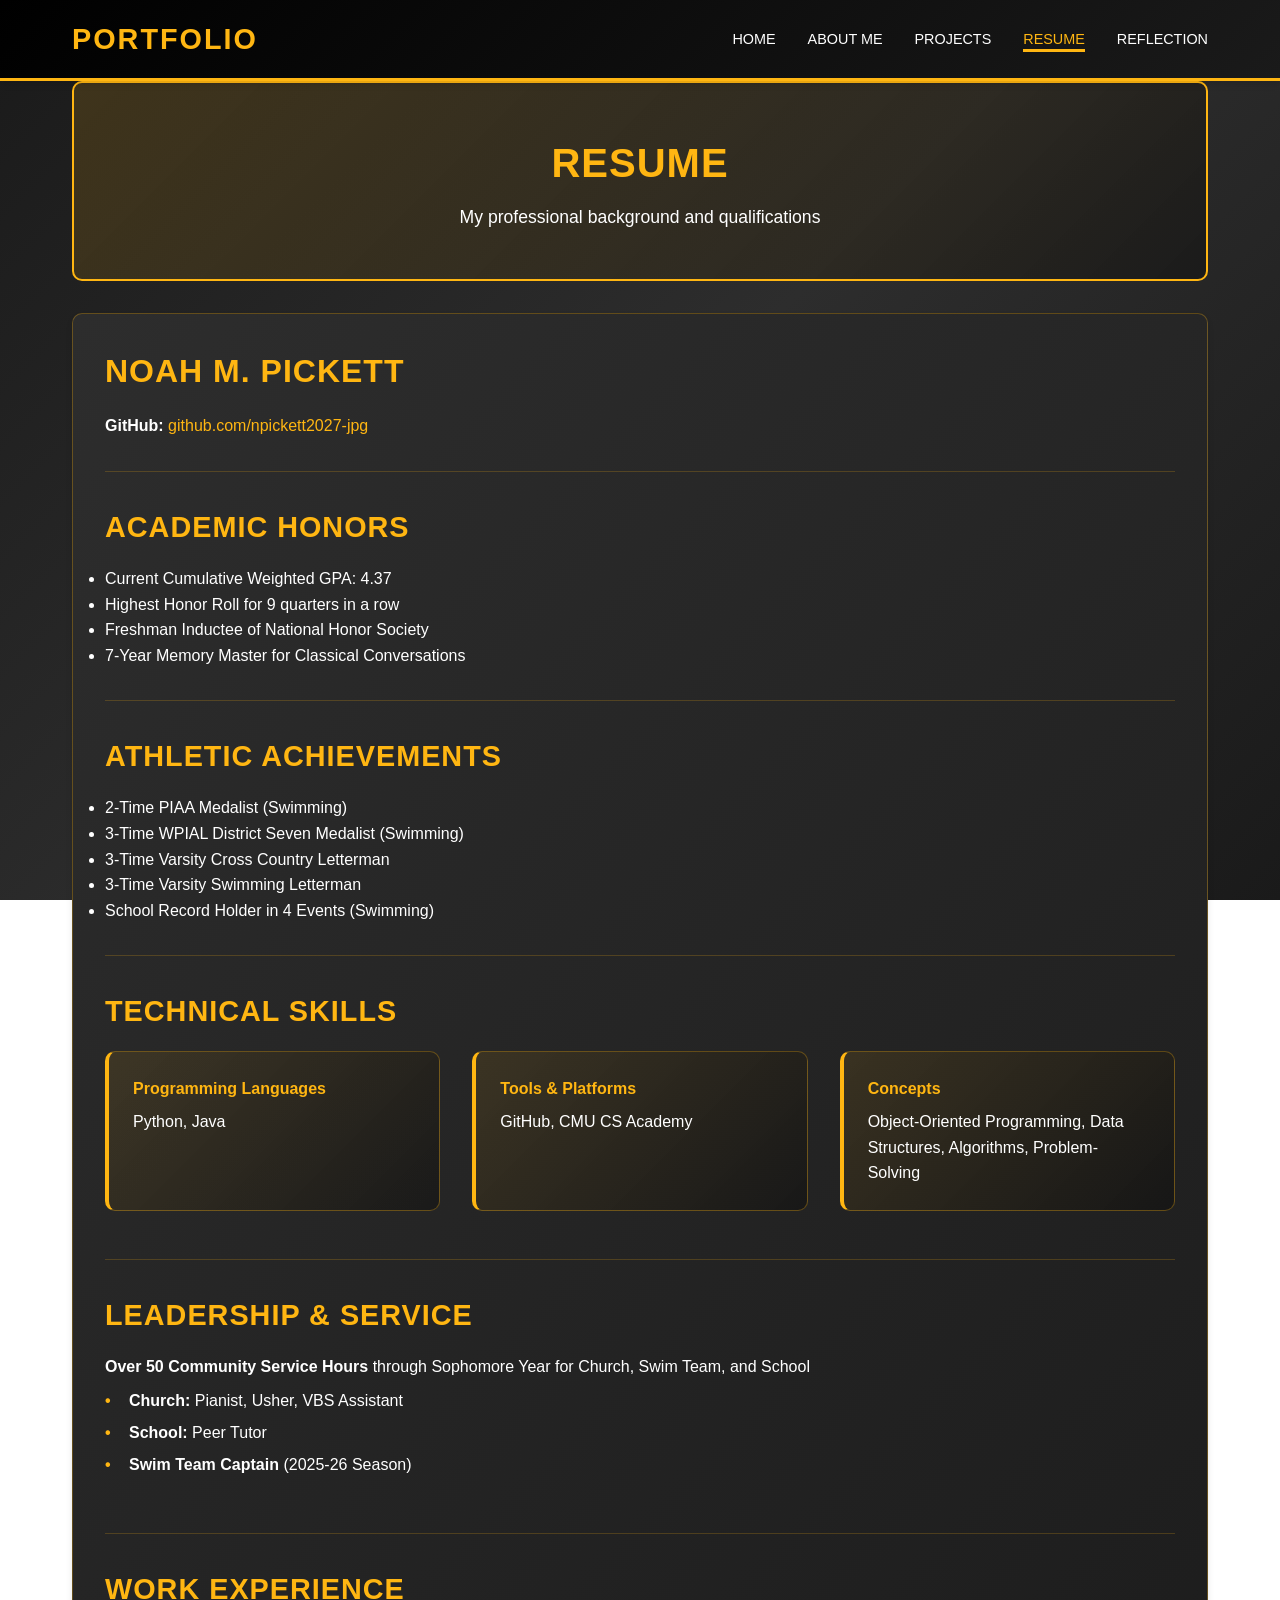
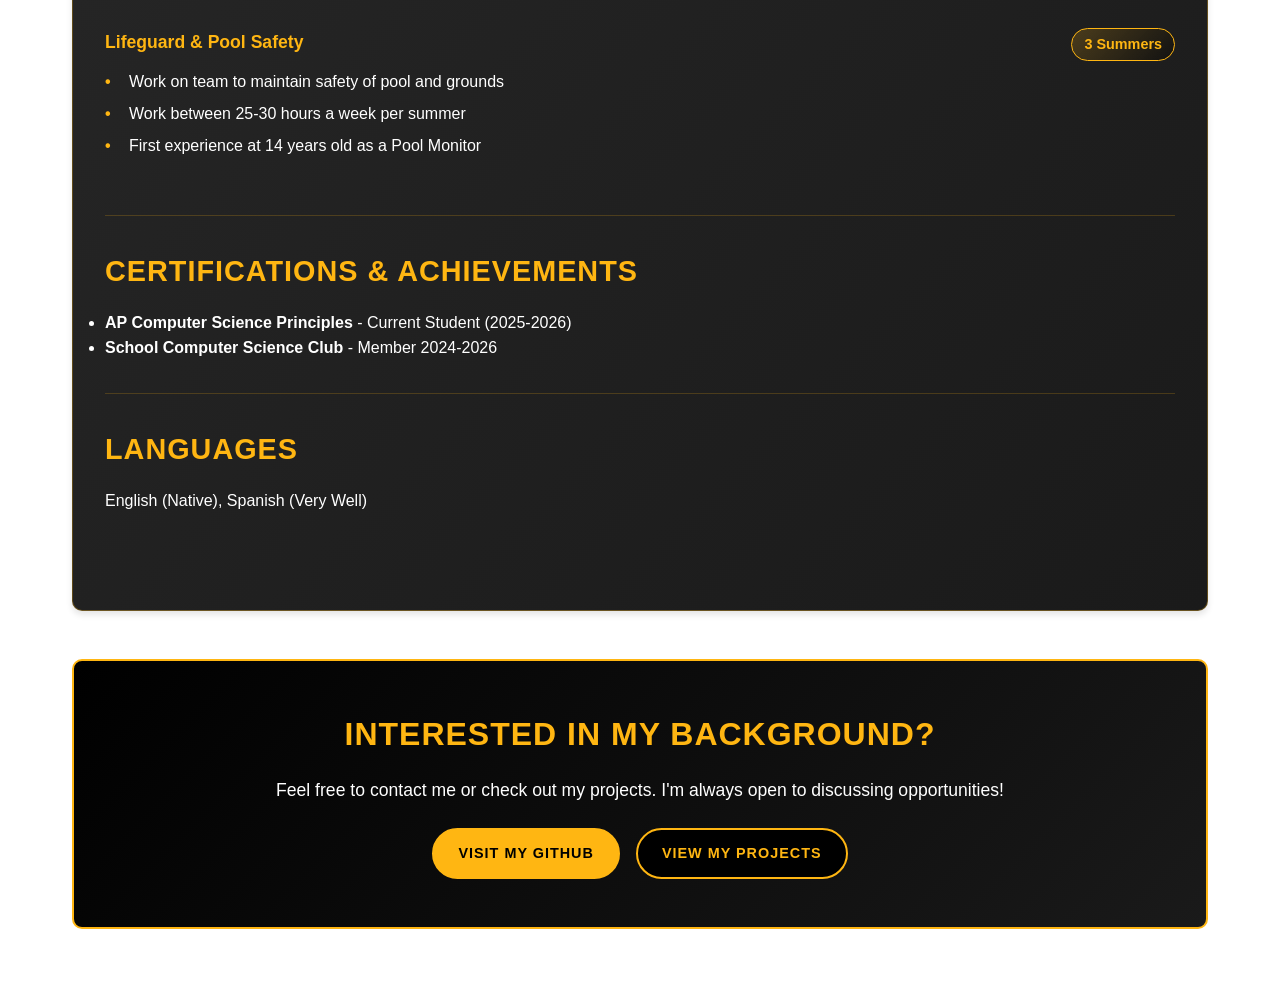
<file: resume.html>
<!DOCTYPE html>
<html lang="en">
<head>
    <meta charset="UTF-8">
    <meta name="viewport" content="width=device-width, initial-scale=1.0">
    <title>Resume - Personal Portfolio</title>
    <link rel="stylesheet" href="styles.css">
    <style>
        body, main, nav, footer, h1, h2, h3, p, li, a, span, div {
            color: white;
        }
    </style>
</head>
<body>
    <nav class="navbar">
        <div class="nav-container">
            <div class="logo">Portfolio</div>
            <ul class="nav-menu">
                <li><a href="index.html" class="nav-link">Home</a></li>
                <li><a href="about.html" class="nav-link">About Me</a></li>
                <li><a href="projects.html" class="nav-link">Projects</a></li>
                <li><a href="resume.html" class="nav-link active">Resume</a></li>
                <li><a href="reflection.html" class="nav-link">Reflection</a></li>
            </ul>
        </div>
    </nav>

    <main>
        <!-- Page Header -->
        <section class="page-header">
            <h1>Resume</h1>
            <p>My professional background and qualifications</p>
        </section>

        <div class="resume-container">
            <!-- Contact Information -->
            <section class="resume-section contact-section">
                <h2>Noah M. Pickett</h2>
                <div class="contact-info">
                    <p><strong>GitHub:</strong> <a href="https://github.com/npickett2027-jpg" target="_blank">github.com/npickett2027-jpg</a></p>
                </div>
            </section>

            <!-- Academic Honors -->
            <section class="resume-section">
                <h2>Academic Honors</h2>
                <ul>
                    <li>Current Cumulative Weighted GPA: 4.37</li>
                    <li>Highest Honor Roll for 9 quarters in a row</li>
                    <li>Freshman Inductee of National Honor Society</li>
                    <li>7-Year Memory Master for Classical Conversations</li>
                </ul>
            </section>

            <!-- Athletic Achievements -->
            <section class="resume-section">
                <h2>Athletic Achievements</h2>
                <ul>
                    <li>2-Time PIAA Medalist (Swimming)</li>
                    <li>3-Time WPIAL District Seven Medalist (Swimming)</li>
                    <li>3-Time Varsity Cross Country Letterman</li>
                    <li>3-Time Varsity Swimming Letterman</li>
                    <li>School Record Holder in 4 Events (Swimming)</li>
                </ul>
            </section>

            <!-- Technical Skills -->
            <section class="resume-section">
                <h2>Technical Skills</h2>
                <div class="skills-two-column">
                    <div class="skill-group">
                        <h3>Programming Languages</h3>
                        <p>Python, Java</p>
                    </div>
                    <div class="skill-group">
                        <h3>Tools & Platforms</h3>
                        <p>GitHub, CMU CS Academy</p>
                    </div>
                    <div class="skill-group">
                        <h3>Concepts</h3>
                        <p>Object-Oriented Programming, Data Structures, Algorithms, Problem-Solving</p>
                    </div>
                </div>
            </section>

            <!-- Leadership & Service -->
            <section class="resume-section">
                <h2>Leadership & Service</h2>
                <div class="resume-item">
                    <p><strong>Over 50 Community Service Hours</strong> through Sophomore Year for Church, Swim Team, and School</p>
                    <ul>
                        <li><strong>Church:</strong> Pianist, Usher, VBS Assistant</li>
                        <li><strong>School:</strong> Peer Tutor</li>
                        <li><strong>Swim Team Captain</strong> (2025-26 Season)</li>
                    </ul>
                </div>
            </section>

            <!-- Work Experience -->
            <section class="resume-section">
                <h2>Work Experience</h2>
                
                <div class="resume-item">
                    <div class="item-header">
                        <h3>Lifeguard & Pool Safety</h3>
                        <span class="year">3 Summers</span>
                    </div>
                    <ul>
                        <li>Work on team to maintain safety of pool and grounds</li>
                        <li>Work between 25-30 hours a week per summer</li>
                        <li>First experience at 14 years old as a Pool Monitor</li>
                    </ul>
                </div>
            </section>

            <!-- Certifications & Achievements -->
            <section class="resume-section">
                <h2>Certifications & Achievements</h2>
                <ul>
                    <li><strong>AP Computer Science Principles</strong> - Current Student (2025-2026)</li>
                    <li><strong>School Computer Science Club</strong> - Member 2024-2026</li>
                </ul>
            </section>

            <!-- Languages -->
            <section class="resume-section">
                <h2>Languages</h2>
                <p>English (Native), Spanish (Very Well)</p>
            </section>
        </div>

        <!-- Call to Action -->
        <section class="cta">
            <h2>Interested in My Background?</h2>
            <p>Feel free to contact me or check out my projects. I'm always open to discussing opportunities!</p>
            <div class="cta-buttons">
                <a href="https://github.com/npickett2027-jpg" class="btn btn-primary">Visit My GitHub</a>
                <a href="projects.html" class="btn btn-secondary">View My Projects</a>
            </div>
        </section>
    </main>

    <footer>
        <p>&copy; 2026 Personal Portfolio. All rights reserved.</p>
    </footer>
</body>
</html>
</file>
<file: styles.css>
/* ===============================
   CSS VARIABLES & ROOT STYLES
   =============================== */

:root {
    --primary-color: #FFB612;
    --secondary-color: #000000;
    --text-color: #1f2937;
    --light-text: #6b7280;
    --background-color: #f0f0f0;
    --white: #ffffff;
    --border-color: #e5e7eb;
    --shadow: 0 4px 6px rgba(0, 0, 0, 0.1);
    --shadow-lg: 0 10px 25px rgba(0, 0, 0, 0.1);
}

/* ===============================
   GLOBAL STYLES
   =============================== */

* {
    margin: 0;
    padding: 0;
    box-sizing: border-box;
}

html {
    scroll-behavior: smooth;
}

body {
    font-family: 'Segoe UI', Tahoma, Geneva, Verdana, sans-serif;
    color: var(--text-color);
    background: linear-gradient(135deg, #1a1a1a 0%, #2d2d2d 50%, #1a1a1a 100%);
    background-attachment: fixed;
    line-height: 1.6;
}

hr {
    border: none;
    border-top: 2px solid var(--border-color);
    margin: 2rem 0;
}

/* ===============================
   NAVIGATION BAR
   =============================== */

.navbar {
    background: linear-gradient(135deg, var(--secondary-color), #1a1a1a);
    border-bottom: 3px solid var(--primary-color);
    padding: 1rem 0;
    position: sticky;
    top: 0;
    z-index: 100;
    box-shadow: var(--shadow);
}

.nav-container {
    max-width: 1200px;
    margin: 0 auto;
    display: flex;
    justify-content: space-between;
    align-items: center;
    padding: 0 2rem;
}

.logo {
    font-size: 1.8rem;
    font-weight: bold;
    color: var(--primary-color);
    text-decoration: none;
    text-transform: uppercase;
    letter-spacing: 2px;
    font-weight: 900;
}

.nav-menu {
    display: flex;
    list-style: none;
    gap: 2rem;
}

.nav-link {
    color: var(--white);
    text-decoration: none;
    font-weight: 500;
    transition: all 0.3s ease;
    position: relative;
    text-transform: uppercase;
    font-size: 0.9rem;
}

.nav-link:hover {
    color: var(--primary-color);
}

.nav-link.active {
    color: var(--primary-color);
}

.nav-link.active::after {
    content: '';
    position: absolute;
    bottom: -5px;
    left: 0;
    width: 100%;
    height: 3px;
    background-color: var(--primary-color);
}

/* ===============================
   MAIN CONTENT
   =============================== */

main {
    max-width: 1200px;
    margin: 0 auto;
    padding: 0 2rem;
}

/* ===============================
   HERO SECTION
   =============================== */

.hero {
    background: linear-gradient(135deg, rgba(255, 182, 18, 0.15), rgba(0, 0, 0, 0.3));
    border: 2px solid var(--primary-color);
    padding: 6rem 2rem;
    text-align: center;
    border-radius: 10px;
    margin: 3rem 0;
    animation: fadeIn 0.8s ease-in;
}

.hero-content h1 {
    font-size: 3rem;
    margin-bottom: 1rem;
    color: var(--primary-color);
    text-shadow: 2px 2px 4px rgba(0, 0, 0, 0.5);
    text-transform: uppercase;
    letter-spacing: 1px;
}

.hero-content p {
    font-size: 1.3rem;
    color: var(--white);
    margin-bottom: 2rem;
    text-shadow: 1px 1px 2px rgba(0, 0, 0, 0.5);
}

.hero-buttons {
    display: flex;
    gap: 1rem;
    justify-content: center;
    flex-wrap: wrap;
}

/* ===============================
   BUTTONS
   =============================== */

.btn {
    display: inline-block;
    padding: 0.75rem 1.5rem;
    border-radius: 50px;
    text-decoration: none;
    font-weight: 600;
    transition: all 0.3s ease;
    cursor: pointer;
    border: 2px solid transparent;
    text-transform: uppercase;
    font-size: 0.9rem;
    letter-spacing: 1px;
}

.btn-primary {
    background: var(--primary-color);
    color: var(--secondary-color);
    border: 2px solid var(--primary-color);
}

.btn-primary:hover {
    transform: translateY(-2px);
    box-shadow: 0 0 20px rgba(255, 182, 18, 0.6);
    background: #FFC632;
}

.btn-secondary {
    background: var(--secondary-color);
    color: var(--primary-color);
    border: 2px solid var(--primary-color);
}

.btn-secondary:hover {
    background: var(--primary-color);
    color: var(--secondary-color);
    box-shadow: var(--shadow-lg);
}

.btn-light {
    background: var(--white);
    color: var(--secondary-color);
    border: 2px solid var(--white);
}

.btn-light:hover {
    background: var(--primary-color);
    color: var(--secondary-color);
    border-color: var(--primary-color);
}

/* ===============================
   HIGHLIGHTS SECTION
   =============================== */

.highlights {
    padding: 3rem 0;
    text-align: center;
}

.highlights h2 {
    font-size: 2rem;
    margin-bottom: 2rem;
    color: var(--primary-color);
    text-transform: uppercase;
    letter-spacing: 1px;
}

.highlights-grid {
    display: grid;
    grid-template-columns: repeat(auto-fit, minmax(250px, 1fr));
    gap: 2rem;
    margin: 2rem 0;
}

.highlight-card {
    background: linear-gradient(135deg, #2d2d2d, #1a1a1a);
    border: 2px solid var(--primary-color);
    padding: 2rem;
    border-radius: 10px;
    box-shadow: var(--shadow);
    transition: all 0.3s ease;
}

.highlight-card:hover {
    transform: translateY(-5px);
    box-shadow: 0 0 25px rgba(255, 182, 18, 0.4);
    border-color: #FFC632;
}

.highlight-icon {
    font-size: 2.5rem;
    margin-bottom: 1rem;
}

.highlight-card h3 {
    margin-bottom: 0.5rem;
    color: var(--primary-color);
}

.highlight-card p {
    color: var(--white);
    font-size: 0.95rem;
}

/* ===============================
   PREVIEW SECTION
   =============================== */

.preview {
    padding: 3rem 0;
    text-align: center;
}

.preview h2 {
    font-size: 2rem;
    margin-bottom: 0.5rem;
    color: var(--primary-color);
    text-transform: uppercase;
    letter-spacing: 1px;
}

.section-subtitle {
    color: var(--white);
    margin-bottom: 2rem;
    font-size: 1.05rem;
}

.projects-preview {
    display: grid;
    grid-template-columns: repeat(auto-fit, minmax(280px, 1fr));
    gap: 2rem;
    margin: 2rem 0;
}

.project-preview-card {
    background: linear-gradient(135deg, #2d2d2d, #1a1a1a);
    border-left: 4px solid var(--primary-color);
    padding: 2rem;
    border-radius: 10px;
    box-shadow: var(--shadow);
    text-align: left;
    transition: all 0.3s ease;
}

.project-preview-card:hover {
    transform: translateY(-5px);
    box-shadow: 0 0 25px rgba(255, 182, 18, 0.4);
    border-left: 4px solid #FFC632;
}

.project-preview-card h3 {
    color: var(--primary-color);
    margin-bottom: 0.5rem;
}

.project-preview-card p {
    color: var(--white);
    margin-bottom: 1rem;
}

.tech-tag {
    display: inline-block;
    background: linear-gradient(135deg, rgba(255, 182, 18, 0.2), rgba(0, 0, 0, 0.4));
    color: var(--primary-color);
    padding: 0.25rem 0.75rem;
    border-radius: 20px;
    font-size: 0.8rem;
    margin-right: 0.5rem;
    margin-bottom: 0.5rem;
    border: 1px solid var(--primary-color);
}

.center-button {
    text-align: center;
    margin-top: 2rem;
}

/* ===============================
   CTA SECTION
   =============================== */

.cta {
    background: linear-gradient(135deg, var(--secondary-color), #1a1a1a);
    border: 2px solid var(--primary-color);
    color: var(--white);
    padding: 3rem 2rem;
    border-radius: 10px;
    text-align: center;
    margin: 3rem 0;
    animation: fadeIn 0.8s ease-in;
}

.cta h2 {
    font-size: 2rem;
    margin-bottom: 1rem;
    color: var(--primary-color);
    text-transform: uppercase;
    letter-spacing: 1px;
}

.cta p {
    font-size: 1.1rem;
    margin-bottom: 1.5rem;
}

.cta-buttons {
    display: flex;
    gap: 1rem;
    justify-content: center;
    flex-wrap: wrap;
}

/* ===============================
   PAGE HEADER
   =============================== */

.page-header {
    text-align: center;
    padding: 3rem 0;
    background: linear-gradient(135deg, rgba(255, 182, 18, 0.15), rgba(0, 0, 0, 0.3));
    border: 2px solid var(--primary-color);
    border-radius: 10px;
    margin-bottom: 2rem;
}

.page-header h1 {
    font-size: 2.5rem;
    color: var(--primary-color);
    margin-bottom: 0.5rem;
    text-transform: uppercase;
    letter-spacing: 1px;
}

.page-header p {
    color: var(--white);
    font-size: 1.1rem;
}

/* ===============================
   CONTENT SECTION
   =============================== */

.content-section {
    padding: 2rem 0;
    border-bottom: 1px solid rgba(255, 182, 18, 0.2);
}

.content-section h2 {
    font-size: 2rem;
    color: var(--primary-color);
    margin-bottom: 1.5rem;
    text-transform: uppercase;
    letter-spacing: 1px;
}

.content-section h3 {
    color: var(--primary-color);
    margin-top: 1rem;
    margin-bottom: 0.5rem;
}

.content-section p {
    color: var(--white);
    line-height: 1.8;
    margin-bottom: 1rem;
}

.content-section ul {
    margin-left: 2rem;
    color: var(--white);
}

.content-section li {
    margin-bottom: 0.5rem;
}

.content-wrapper {
    background: linear-gradient(135deg, #2d2d2d, #1a1a1a);
    border: 1px solid rgba(255, 182, 18, 0.3);
    padding: 2rem;
    border-radius: 10px;
    box-shadow: var(--shadow);
}

/* ===============================
   TIMELINE
   =============================== */

.timeline {
    display: grid;
    grid-template-columns: repeat(auto-fit, minmax(250px, 1fr));
    gap: 2rem;
    margin: 2rem 0;
}

.timeline-item {
    background: linear-gradient(135deg, #2d2d2d, #1a1a1a);
    border: 1px solid rgba(255, 182, 18, 0.3);
    border-left: 4px solid var(--primary-color);
    padding: 2rem;
    border-radius: 10px;
    box-shadow: var(--shadow);
    transition: all 0.3s ease;
}

.timeline-item:hover {
    transform: translateX(5px);
    box-shadow: 0 0 20px rgba(255, 182, 18, 0.3);
}

.timeline-item h3 {
    color: var(--primary-color);
    margin-bottom: 0.5rem;
}

.timeline-item .year {
    font-weight: bold;
    color: var(--primary-color);
    margin-bottom: 0.5rem;
}

.timeline-item p {
    color: var(--white);
}

/* ===============================
   SKILLS
   =============================== */

.skills-container {
    display: grid;
    grid-template-columns: repeat(auto-fit, minmax(250px, 1fr));
    gap: 2rem;
    margin: 2rem 0;
}

.skill-category {
    background: linear-gradient(135deg, #2d2d2d, #1a1a1a);
    border: 1px solid rgba(255, 182, 18, 0.3);
    padding: 1.5rem;
    border-radius: 10px;
    box-shadow: var(--shadow);
}

.skill-category h3 {
    margin-bottom: 1rem;
    color: var(--primary-color);
}

.skill-list {
    display: flex;
    flex-wrap: wrap;
    gap: 0.5rem;
}

.skill-tag {
    display: inline-block;
    background: linear-gradient(135deg, var(--primary-color), #FFC632);
    color: var(--secondary-color);
    padding: 0.4rem 0.8rem;
    border-radius: 20px;
    font-size: 0.85rem;
    font-weight: 500;
    transition: all 0.3s ease;
}

.skill-tag:hover {
    transform: scale(1.1);
    box-shadow: 0 0 15px rgba(255, 182, 18, 0.5);
}

/* ===============================
   INTERESTS GRID
   =============================== */

.interests-grid {
    display: grid;
    grid-template-columns: repeat(auto-fit, minmax(250px, 1fr));
    gap: 2rem;
    margin: 2rem 0;
}

.interest-card {
    background: linear-gradient(135deg, #2d2d2d, #1a1a1a);
    border: 1px solid rgba(255, 182, 18, 0.3);
    padding: 2rem;
    border-radius: 10px;
    box-shadow: var(--shadow);
    text-align: center;
    transition: all 0.3s ease;
}

.interest-card:hover {
    transform: translateY(-5px);
    box-shadow: 0 0 25px rgba(255, 182, 18, 0.4);
    border-top: 4px solid var(--primary-color);
}

.interest-card h3 {
    color: var(--primary-color);
    margin-bottom: 0.5rem;
}

.interest-card p {
    color: var(--white);
}

/* ===============================
   PROJECTS GRID
   =============================== */

.projects-section {
    padding: 2rem 0;
}

.projects-grid {
    display: grid;
    grid-template-columns: repeat(auto-fit, minmax(350px, 1fr));
    gap: 2rem;
    margin: 2rem 0;
}

.project-card {
    background: linear-gradient(135deg, #2d2d2d, #1a1a1a);
    border-radius: 10px;
    box-shadow: var(--shadow);
    overflow: hidden;
    transition: all 0.3s ease;
}

.project-card:hover {
    transform: translateY(-10px);
    box-shadow: 0 0 30px rgba(255, 182, 18, 0.4);
}

.project-header {
    background: linear-gradient(135deg, var(--secondary-color), #1a1a1a);
    border-bottom: 3px solid var(--primary-color);
    color: var(--white);
    padding: 1.5rem;
    display: flex;
    justify-content: space-between;
    align-items: center;
}

.project-header h3 {
    color: var(--primary-color);
    margin: 0;
}

.project-date {
    background: rgba(255, 182, 18, 0.2);
    color: var(--primary-color);
    padding: 0.25rem 0.75rem;
    border-radius: 20px;
    font-size: 0.9rem;
    border: 1px solid var(--primary-color);
}

.project-body {
    padding: 1.5rem;
}

.project-body p {
    color: var(--white);
    margin-bottom: 1rem;
}

.project-tech {
    display: flex;
    flex-wrap: wrap;
    gap: 0.5rem;
    margin-bottom: 1rem;
}

.project-tech .tech {
    background: linear-gradient(135deg, rgba(255, 182, 18, 0.2), rgba(0, 0, 0, 0.4));
    color: var(--primary-color);
    padding: 0.3rem 0.7rem;
    border-radius: 15px;
    font-size: 0.8rem;
    font-weight: 500;
    border: 1px solid var(--primary-color);
}

.project-description {
    font-size: 0.95rem;
    color: var(--white);
}

/* ===============================
   HIGHLIGHTS LIST
   =============================== */

.highlights-list {
    list-style: none;
    margin-left: 0;
}

.highlights-list li {
    padding: 0.5rem 0;
    padding-left: 2rem;
    position: relative;
    color: var(--white);
}

.highlights-list li:before {
    content: "✓";
    position: absolute;
    left: 0;
    color: var(--primary-color);
    font-weight: bold;
}

/* ===============================
   RESUME STYLES
   =============================== */

.resume-container {
    background: linear-gradient(135deg, #2d2d2d, #1a1a1a);
    border: 1px solid rgba(255, 182, 18, 0.3);
    padding: 2rem;
    border-radius: 10px;
    box-shadow: var(--shadow);
    margin: 2rem 0;
    color: var(--white);
}

.resume-section {
    margin-bottom: 2rem;
    border-bottom: 1px solid rgba(255, 182, 18, 0.2);
    padding-bottom: 2rem;
    color: var(--white);
}

.resume-section:last-child {
    border-bottom: none;
}

.resume-section h2 {
    font-size: 1.8rem;
    color: var(--primary-color);
    margin-bottom: 1rem;
    text-transform: uppercase;
    letter-spacing: 1px;
}

.resume-section ul {
    color: var(--white);
}

.resume-section p {
    color: var(--white);
}

.contact-section h2 {
    font-size: 2rem;
    color: var(--primary-color);
    margin-bottom: 1rem;
    text-transform: uppercase;
    letter-spacing: 1px;
}

.contact-info {
    display: grid;
    grid-template-columns: repeat(auto-fit, minmax(200px, 1fr));
    gap: 1rem;
}

.contact-info p {
    color: var(--white);
}

.contact-info a {
    color: var(--primary-color);
    text-decoration: none;
}

.contact-info a:hover {
    text-decoration: underline;
}

.resume-item {
    margin-bottom: 1.5rem;
}

.item-header {
    display: flex;
    justify-content: space-between;
    align-items: start;
    margin-bottom: 0.5rem;
}

.item-header h3 {
    color: var(--primary-color);
    font-size: 1.1rem;
    margin: 0;
}

.year {
    background: linear-gradient(135deg, rgba(255, 182, 18, 0.2), rgba(0, 0, 0, 0.4));
    color: var(--primary-color);
    padding: 0.25rem 0.75rem;
    border-radius: 20px;
    font-size: 0.9rem;
    font-weight: 600;
    white-space: nowrap;
    border: 1px solid var(--primary-color);
}

.resume-item p {
    color: var(--white);
    margin-bottom: 0.5rem;
}

.resume-item ul {
    list-style: none;
    margin-left: 0;
}

.resume-item li {
    color: var(--white);
    margin-bottom: 0.4rem;
    padding-left: 1.5rem;
    position: relative;
}

.resume-item li:before {
    content: "•";
    position: absolute;
    left: 0;
    color: var(--primary-color);
    font-weight: bold;
}

.skills-two-column {
    display: grid;
    grid-template-columns: repeat(auto-fit, minmax(250px, 1fr));
    gap: 2rem;
    margin: 1rem 0;
}

.skill-group {
    background: linear-gradient(135deg, rgba(255, 182, 18, 0.1), rgba(0, 0, 0, 0.3));
    border: 1px solid rgba(255, 182, 18, 0.3);
    padding: 1.5rem;
    border-radius: 10px;
    border-left: 4px solid var(--primary-color);
}

.skill-group h3 {
    color: var(--primary-color);
    margin-bottom: 0.5rem;
    font-size: 1rem;
}

.skill-group p {
    color: var(--white);
}

/* ===============================
   REFLECTION STYLES
   =============================== */

.learning-cards {
    display: grid;
    grid-template-columns: repeat(auto-fit, minmax(250px, 1fr));
    gap: 2rem;
    margin: 2rem 0;
}

.learning-card {
    background: linear-gradient(135deg, #2d2d2d, #1a1a1a);
    border: 1px solid rgba(255, 182, 18, 0.3);
    padding: 2rem;
    border-radius: 10px;
    box-shadow: var(--shadow);
    border-top: 4px solid var(--primary-color);
    transition: all 0.3s ease;
}

.learning-card:hover {
    transform: translateY(-5px);
    box-shadow: 0 0 25px rgba(255, 182, 18, 0.4);
}

.learning-card h3 {
    color: var(--primary-color);
    margin-bottom: 0.5rem;
}

.learning-card p {
    color: var(--white);
    font-size: 0.95rem;
}

.challenge-section {
    display: grid;
    gap: 2rem;
    margin: 2rem 0;
}

.challenge-item {
    background: linear-gradient(135deg, #2d2d2d, #1a1a1a);
    border: 1px solid rgba(255, 182, 18, 0.3);
    border-left: 4px solid var(--primary-color);
    padding: 2rem;
    border-radius: 10px;
    box-shadow: var(--shadow);
}

.challenge-item h3 {
    color: var(--primary-color);
    margin-bottom: 1rem;
}

.challenge-item p {
    color: var(--white);
    margin-bottom: 1rem;
}

.challenge-item strong {
    color: var(--primary-color);
}

.accomplishments {
    display: grid;
    grid-template-columns: repeat(auto-fit, minmax(250px, 1fr));
    gap: 2rem;
    margin: 2rem 0;
}

.accomplishment-item {
    background: linear-gradient(135deg, #2d2d2d, #1a1a1a);
    border: 1px solid rgba(255, 182, 18, 0.3);
    padding: 2rem;
    border-radius: 10px;
    box-shadow: var(--shadow);
    text-align: center;
    transition: all 0.3s ease;
}

.accomplishment-item:hover {
    transform: scale(1.05);
    box-shadow: 0 0 25px rgba(255, 182, 18, 0.4);
}

.accomplishment-icon {
    font-size: 2rem;
    margin-bottom: 1rem;
}

.accomplishment-item h3 {
    color: var(--primary-color);
    margin-bottom: 0.5rem;
}

.accomplishment-item p {
    color: var(--white);
}

.future-goals {
    background: linear-gradient(135deg, rgba(255, 182, 18, 0.1), rgba(0, 0, 0, 0.3));
    border: 1px solid rgba(255, 182, 18, 0.3);
    padding: 2rem;
    border-radius: 10px;
    margin: 1rem 0;
}

.future-goals h3 {
    color: var(--primary-color);
    margin-top: 1rem;
    margin-bottom: 0.5rem;
}

.future-goals ul {
    list-style: none;
    margin-left: 0;
    padding-left: 0;
}

.future-goals li {
    color: var(--white);
    margin-bottom: 0.5rem;
    padding-left: 1.5rem;
    position: relative;
}

.future-goals li:before {
    content: "→";
    position: absolute;
    left: 0;
    color: var(--primary-color);
    font-weight: bold;
}

.advice-section {
    display: grid;
    grid-template-columns: repeat(auto-fit, minmax(280px, 1fr));
    gap: 2rem;
    margin: 2rem 0;
}

.advice-card {
    background: linear-gradient(135deg, #2d2d2d, #1a1a1a);
    border: 1px solid rgba(255, 182, 18, 0.3);
    padding: 1.5rem;
    border-radius: 10px;
    box-shadow: var(--shadow);
    border-top: 4px solid var(--primary-color);
    transition: all 0.3s ease;
}

.advice-card:hover {
    transform: translateY(-5px);
    box-shadow: 0 0 25px rgba(255, 182, 18, 0.4);
}

.advice-card h3 {
    color: var(--primary-color);
    margin-bottom: 0.5rem;
}

.advice-card p {
    color: var(--white);
    font-size: 0.95rem;
}

.final-thoughts {
    text-align: center;
    background: linear-gradient(135deg, rgba(255, 182, 18, 0.1), rgba(0, 0, 0, 0.3));
    border: 1px solid rgba(255, 182, 18, 0.3);
    padding: 2rem;
    border-radius: 10px;
    margin: 2rem 0;
}

.final-thoughts p {
    font-size: 1.05rem;
    color: var(--white);
}

@keyframes fadeIn {
    from {
        opacity: 0;
        transform: translateY(20px);
    }
    to {
        opacity: 1;
        transform: translateY(0);
    }
}

@media (max-width: 768px) {
    .projects-grid {
        grid-template-columns: 1fr;
    }

    .hero-content h1 {
        font-size: 2rem;
    }

    .page-header h1 {
        font-size: 1.8rem;
    }

    .nav-menu {
        gap: 1rem;
    }

    .nav-link {
        font-size: 0.8rem;
    }

    .highlight-card, .interest-card, .learning-card, .advice-card {
        padding: 1.5rem;
    }
}
</file>
